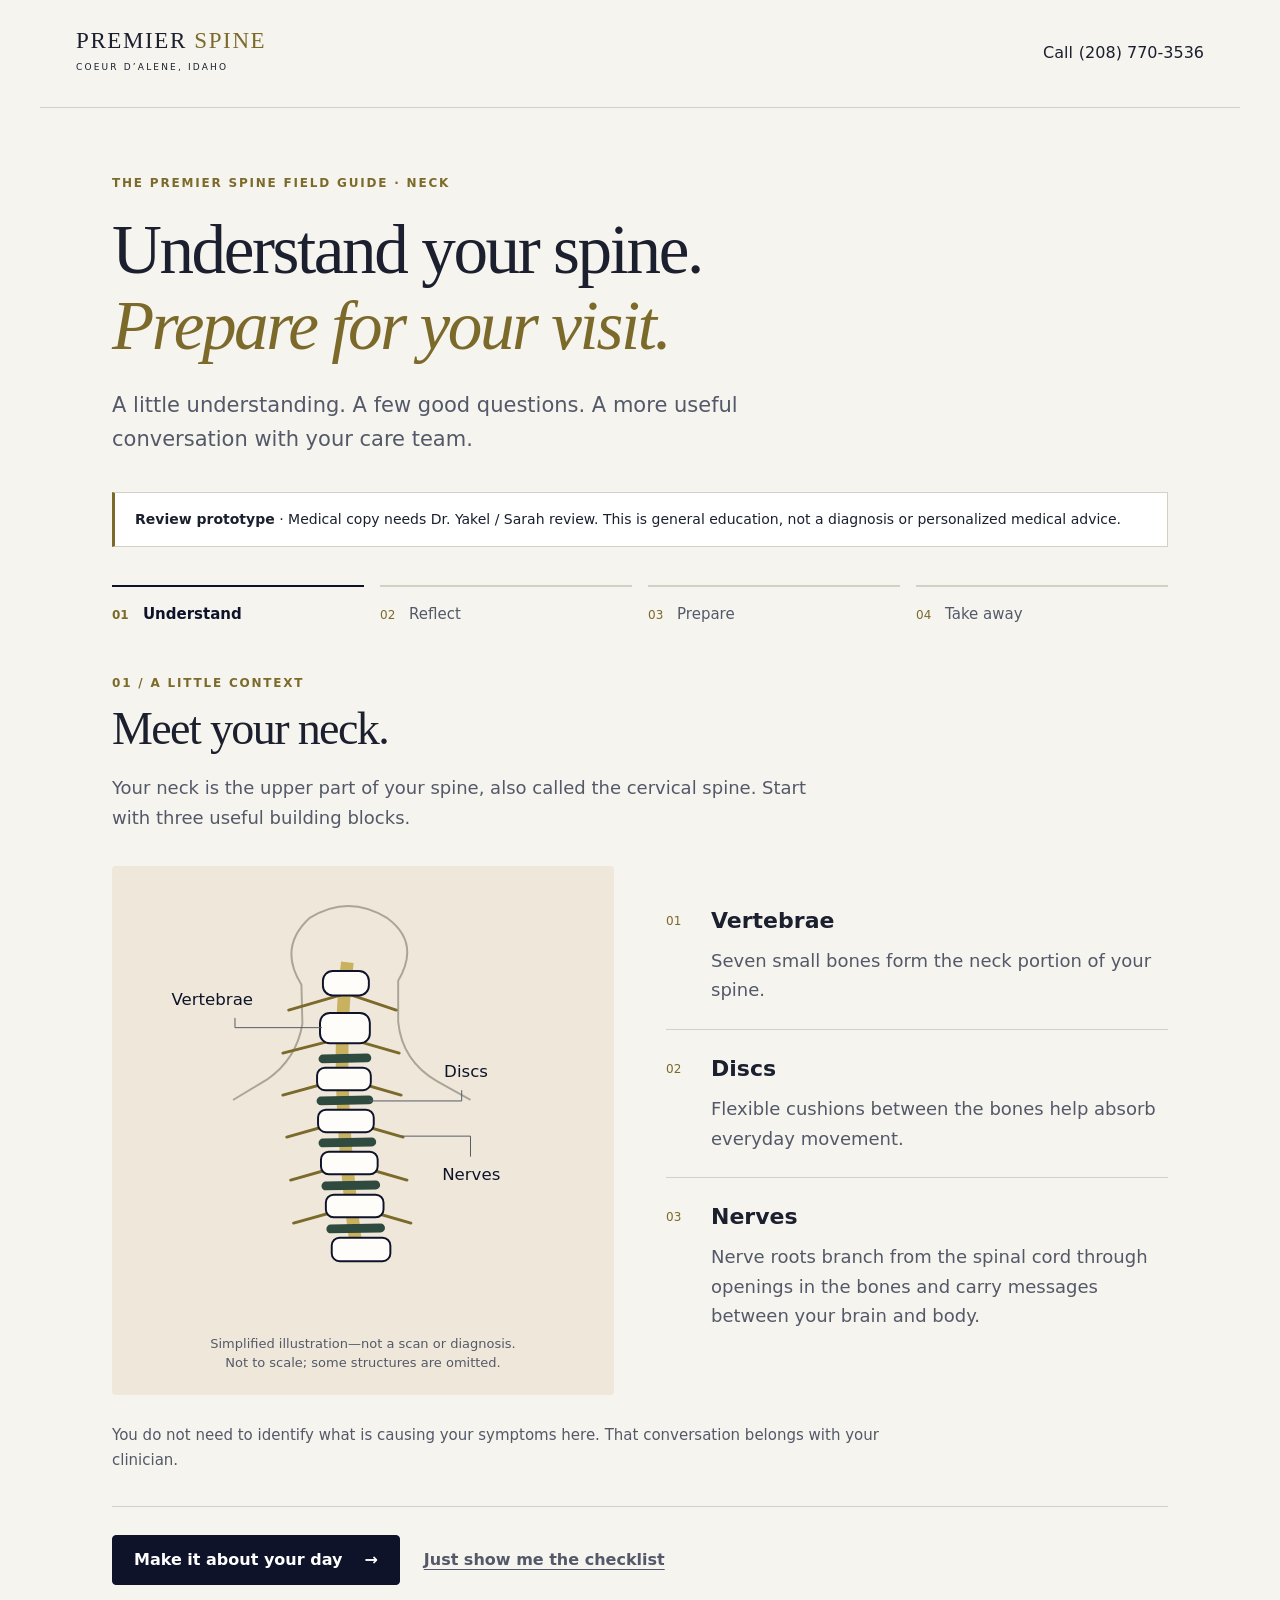
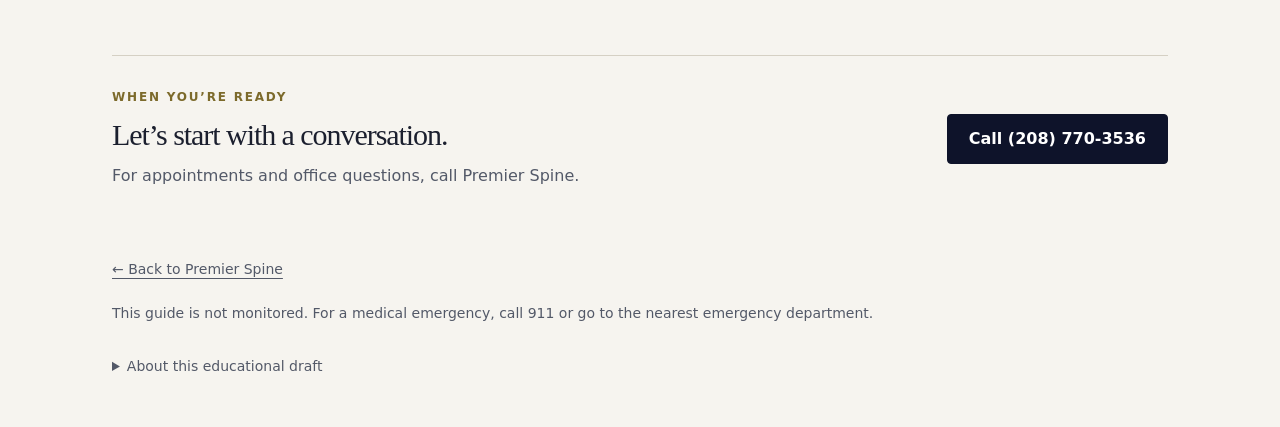
<file: neck-guide/index.html>
<!doctype html>
<html lang="en">
<head>
<meta charset="utf-8"><meta name="viewport" content="width=device-width, initial-scale=1">
<meta name="robots" content="noindex"><meta name="description" content="A draft Premier Spine neck education and visit-preparation guide.">
<title>Understand your spine · Premier Spine review prototype</title>
<link rel="stylesheet" href="guide.css">
</head>
<body>
<a class="skip-link" href="#guide">Skip to guide</a>
<header class="site-header"><a class="wordmark" href="../" aria-label="Premier Spine home">PREMIER <span>SPINE</span><small>COEUR D’ALENE, IDAHO</small></a><a class="call" href="tel:2087703536">Call <span>(208) 770-3536</span></a></header>
<main id="guide">
<div class="intro"><p class="eyebrow">THE PREMIER SPINE FIELD GUIDE · NECK</p><h1>Understand your spine.<br><em>Prepare for your visit.</em></h1><p class="lede">A little understanding. A few good questions. A more useful conversation with your care team.</p></div>
<aside class="review-note"><strong>Review prototype</strong> · Medical copy needs Dr. Yakel / Sarah review. This is general education, not a diagnosis or personalized medical advice.</aside>
<noscript><p class="review-note">JavaScript is needed for the optional step-by-step guide. You can still read the introduction and contact Premier Spine at <a href="tel:2087703536">(208) 770-3536</a>.</p></noscript>
<div id="interactive" hidden>
<nav class="progress" aria-label="Guide progress"><ol><li aria-current="step"><span>01</span> Understand</li><li><span>02</span> Reflect</li><li><span>03</span> Prepare</li><li><span>04</span> Take away</li></ol><p id="step-status" role="status" aria-live="polite">Step 1 of 4 · Understand</p></nav>
<section class="step" data-step="0" aria-labelledby="title-0">
<div class="section-heading"><p class="eyebrow">01 / A LITTLE CONTEXT</p><h2 id="title-0" tabindex="-1">Meet your neck.</h2><p>Your neck is the upper part of your spine, also called the cervical spine. Start with three useful building blocks.</p></div>
<div class="anatomy-layout"><figure class="anatomy"><svg viewBox="0 0 440 460" role="img" aria-labelledby="diagram-title diagram-desc"><title id="diagram-title">Simplified neck anatomy</title><desc id="diagram-desc">A schematic view of seven neck vertebrae. Discs are shown below the second vertebra, and nerve roots branch to either side. Shapes are not to scale.</desc><path class="body-outline" d="M165 35 Q205 10 245 35 Q279 60 256 99 L256 141 Q260 181 296 202 L330 221 M165 35 Q133 65 157 103 L158 143 Q152 179 122 200 L87 221"/><path class="cord" d="M204 80 Q190 195 212 363"/>
<g class="nerves"><path d="M203 112 l-59 17 M203 112 l51 17 M201 157 l-63 16 M201 157 l56 16 M200 199 l-62 17 M200 199 l59 17 M202 242 l-60 17 M202 242 l59 17 M206 286 l-60 17 M206 286 l59 17 M210 330 l-61 17 M210 330 l59 17"/></g>
<g class="discs"><path d="M179 179 l45 -1 M177 222 l49 -1 M179 265 l50 -1 M182 309 l51 -1 M187 353 l51 -1"/></g>
<g class="bones"><rect x="179" y="89" width="47" height="25" rx="10"/><rect x="176" y="132" width="51" height="31" rx="10"/><rect x="173" y="188" width="55" height="23" rx="8"/><rect x="174" y="231" width="57" height="23" rx="8"/><rect x="177" y="274" width="58" height="23" rx="8"/><rect x="182" y="318" width="59" height="23" rx="8"/><rect x="188" y="362" width="60" height="24" rx="8"/></g>
<g class="labels"><path d="M178 147 H89 V137"/><text x="24" y="124">Vertebrae</text><path d="M226 222 H321 V211"/><text x="303" y="198">Discs</text><path d="M259 258 H330 V279"/><text x="301" y="303">Nerves</text></g></svg><figcaption>Simplified illustration—not a scan or diagnosis.<br>Not to scale; some structures are omitted.</figcaption></figure>
<div class="anatomy-copy"><article><span class="small-number">01</span><h3>Vertebrae</h3><p>Seven small bones form the neck portion of your spine.</p></article><article><span class="small-number">02</span><h3>Discs</h3><p>Flexible cushions between the bones help absorb everyday movement.</p></article><article><span class="small-number">03</span><h3>Nerves</h3><p>Nerve roots branch from the spinal cord through openings in the bones and carry messages between your brain and body.</p></article></div></div>
<p class="quiet">You do not need to identify what is causing your symptoms here. That conversation belongs with your clinician.</p>
<div class="actions"><button class="primary next" type="button">Make it about your day <span aria-hidden="true">→</span></button><button class="text-button" type="button" data-go="3">Just show me the checklist</button></div>
</section>
<section class="step" data-step="1" aria-labelledby="title-1" hidden><div class="section-heading"><p class="eyebrow">02 / WHAT MATTERS TO YOU</p><h2 id="title-1" tabindex="-1">Start with everyday life.</h2><p>What would you like to talk about getting back to, or doing more comfortably? Choose any that fit—or skip this step.</p></div><fieldset><legend>Your conversation goals <span>(optional)</span></legend><div class="choice-grid" id="goals"></div></fieldset><p class="quiet">These choices only shape your take-away checklist. They do not assess your symptoms or recommend care.</p><div class="actions"><button class="secondary back" type="button">Back</button><button class="primary next" type="button">Choose your questions <span aria-hidden="true">→</span></button><button class="text-button next" type="button">Skip for now</button></div></section>
<section class="step" data-step="2" aria-labelledby="title-2" hidden><div class="section-heading"><p class="eyebrow">03 / A BETTER CONVERSATION</p><h2 id="title-2" tabindex="-1">Bring your questions.</h2><p>You do not need all the answers before your visit. Pick questions you want to remember.</p></div><fieldset><legend>Questions for your clinician <span>(optional)</span></legend><div class="question-list" id="questions"></div></fieldset><aside class="prep"><p class="eyebrow">BEFORE YOU COME IN</p><h3>A few things to gather</h3><ul><li>A current list of medicines, including non-prescription medicines and supplements.</li><li>Notes on when symptoms started and how they affect your day.</li><li>Any questions you want to ask about prior imaging or records.</li></ul><p>Call the office to confirm what to bring and how to share records. Do not enter health information into this prototype.</p></aside><div class="actions"><button class="secondary back" type="button">Back</button><button class="primary next" type="button">See my checklist <span aria-hidden="true">→</span></button><button class="text-button next" type="button">Skip for now</button></div></section>
<section class="step" data-step="3" aria-labelledby="title-3" hidden><div class="section-heading"><p class="eyebrow">04 / YOUR TAKE-AWAY</p><h2 id="title-3" tabindex="-1">Make room for a good conversation.</h2><p>Keep this checklist nearby or print a copy to take with you.</p></div><article id="print-summary" class="summary"><div class="summary-top"><p class="eyebrow">PREMIER SPINE · VISIT PREPARATION</p><p class="privacy">Nothing has been sent to the practice.</p></div><h3>My conversation checklist</h3><h4>What matters in my day</h4><ul id="summary-goals"></ul><h4>Questions I want to ask</h4><ul id="summary-questions"></ul><h4>Before my visit</h4><ul><li>Gather my medication list, including non-prescription medicines and supplements.</li><li>Note when symptoms began and what daily activities are affected.</li><li>Call to confirm appointment details and which records to bring.</li></ul><p class="summary-contact">Premier Spine · (208) 770-3536<br>850 W Ironwood Dr, Suite 301<br>Coeur d’Alene, ID 83814</p><p class="print-disclaimer">Educational draft—medical copy needs Dr. Yakel / Sarah review. Not a diagnosis or personalized medical advice. This is a personal preparation sheet, not a medical assessment. This checklist has not been sent to the practice.</p></article><div class="actions"><button class="secondary back" type="button">Back</button><button id="print" class="primary" type="button">Print my checklist</button><button id="restart" class="text-button" type="button">Clear choices &amp; start again</button></div><p class="quiet">The guide does not save your choices or send them to the practice. Use Clear choices to reset. Printing opens your device’s print dialog; choose a printer or save a PDF if supported.</p></section>
</div>
<div class="contact-band"><div><p class="eyebrow">WHEN YOU’RE READY</p><h2>Let’s start with a conversation.</h2><p>For appointments and office questions, call Premier Spine.</p></div><a class="primary" href="tel:2087703536">Call (208) 770-3536</a></div>
</main>
<footer><a href="../">← Back to Premier Spine</a><p>This guide is not monitored. For a medical emergency, call 911 or go to the nearest emergency department.</p><details><summary>About this educational draft</summary><p>Prepared as a design prototype. Clinical content and visit-preparation details require practice review before use as patient guidance. Anatomy references: <a href="https://www.orthoinfo.org/diseases--conditions/neck-pain/" rel="noreferrer">AAOS: Neck Pain</a> and <a href="https://www.orthoinfo.org/diseases--conditions/cervical-radiculopathy-pinched-nerve/" rel="noreferrer">AAOS: Cervical Radiculopathy</a>. No symptom information is collected or submitted by this guide.</p></details></footer>
<script src="guide.js"></script>
</body></html>
</file>
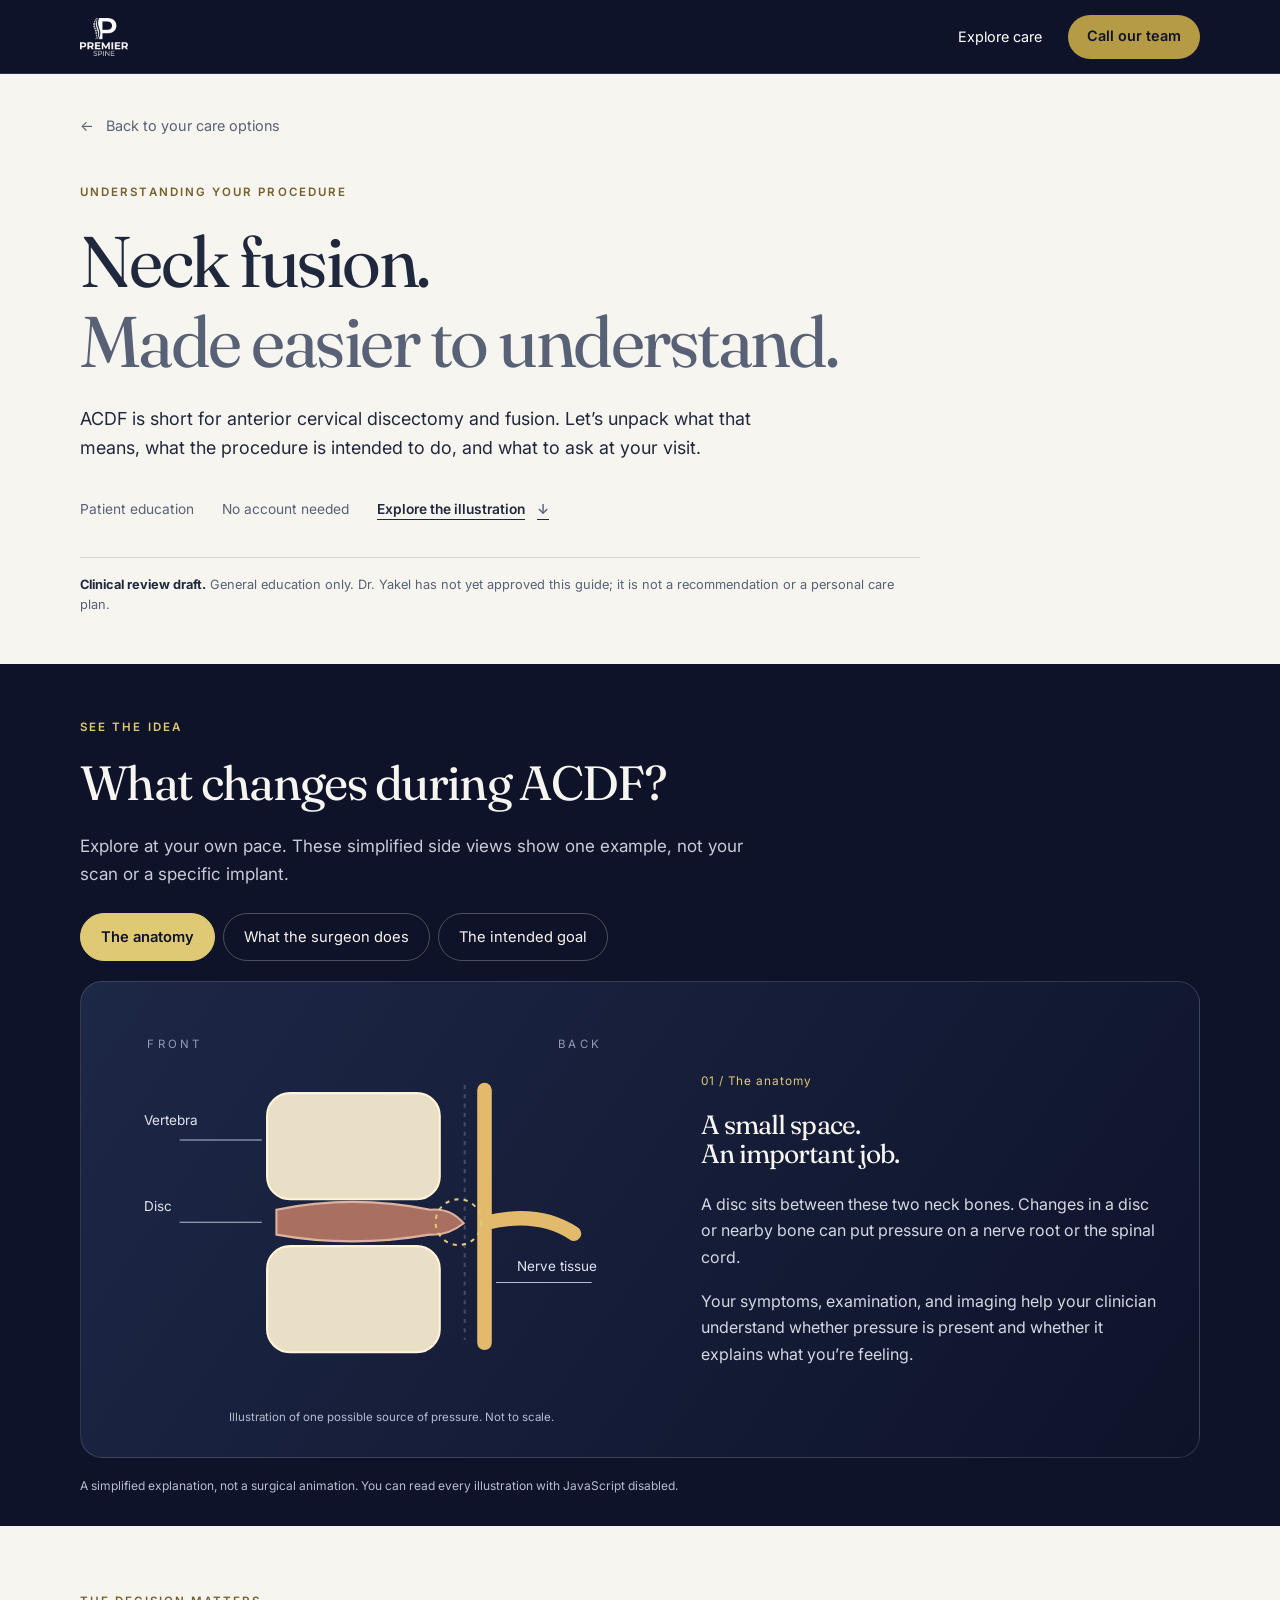
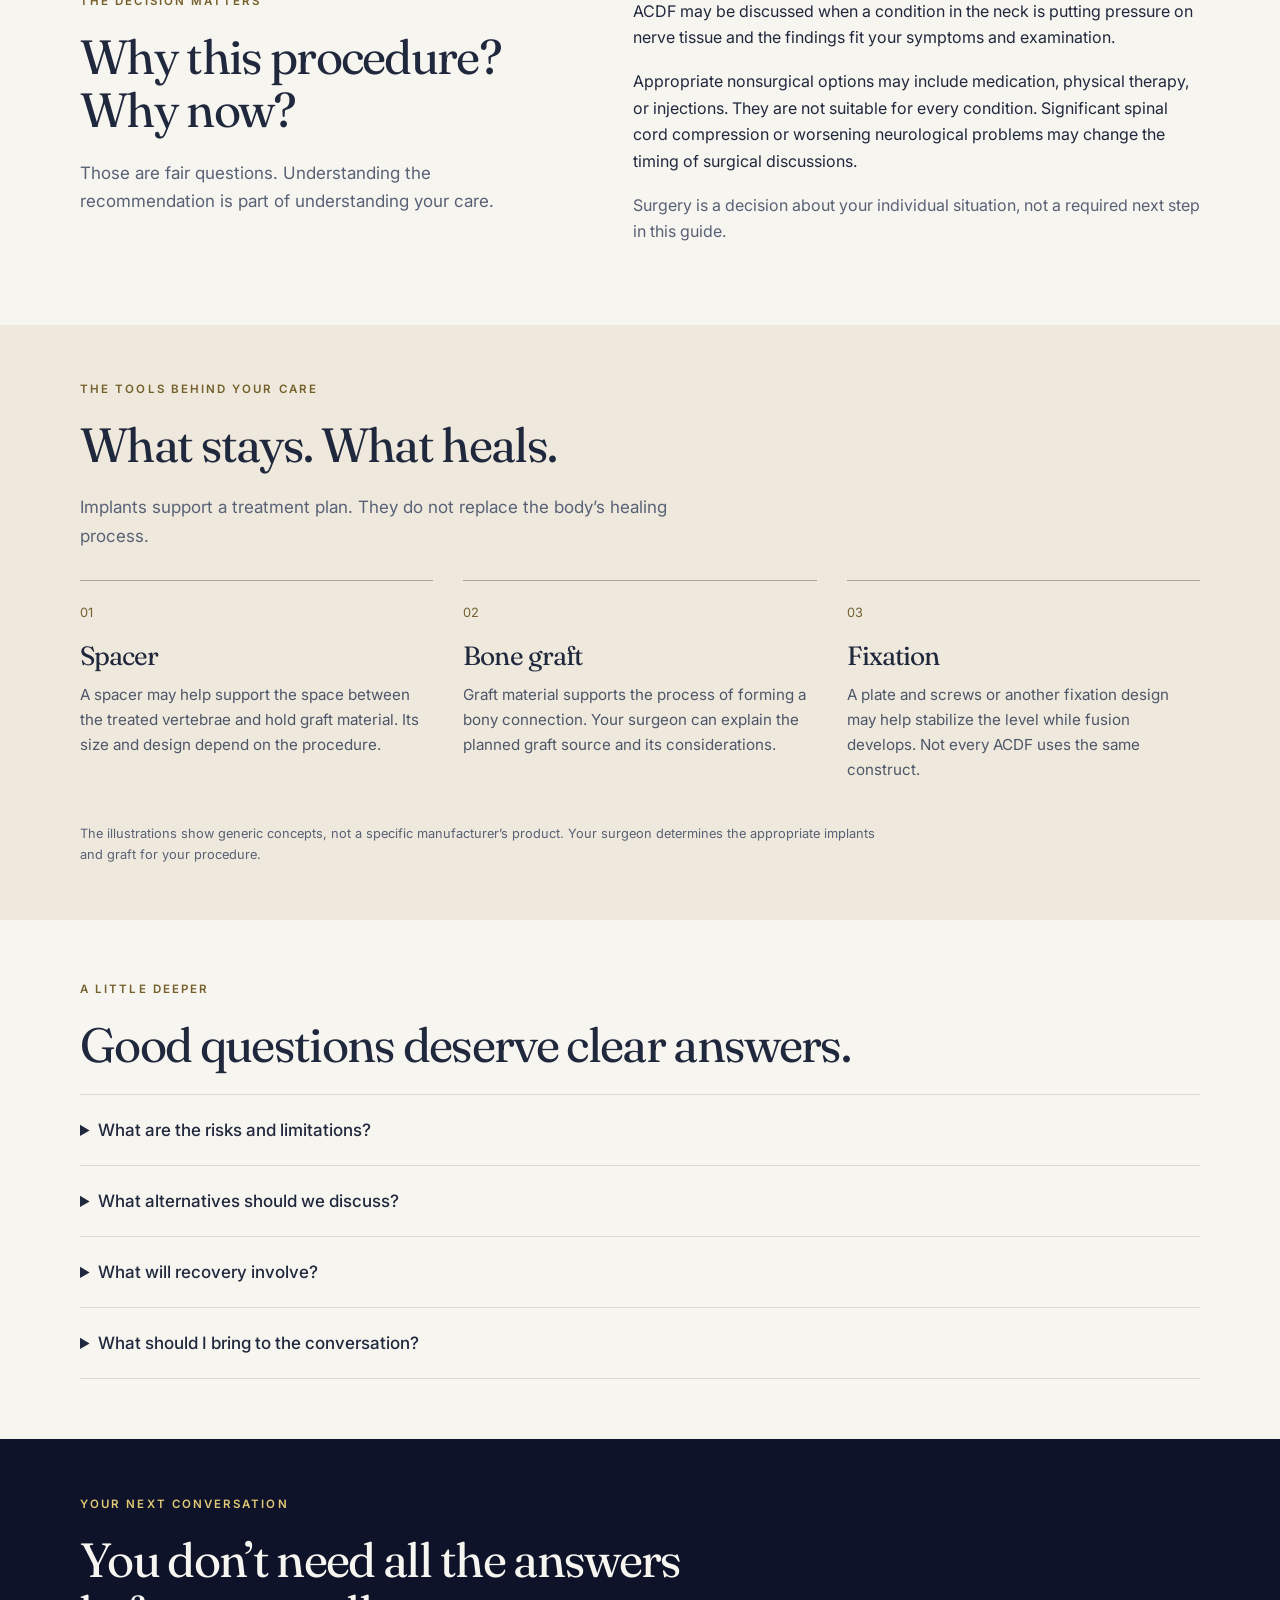
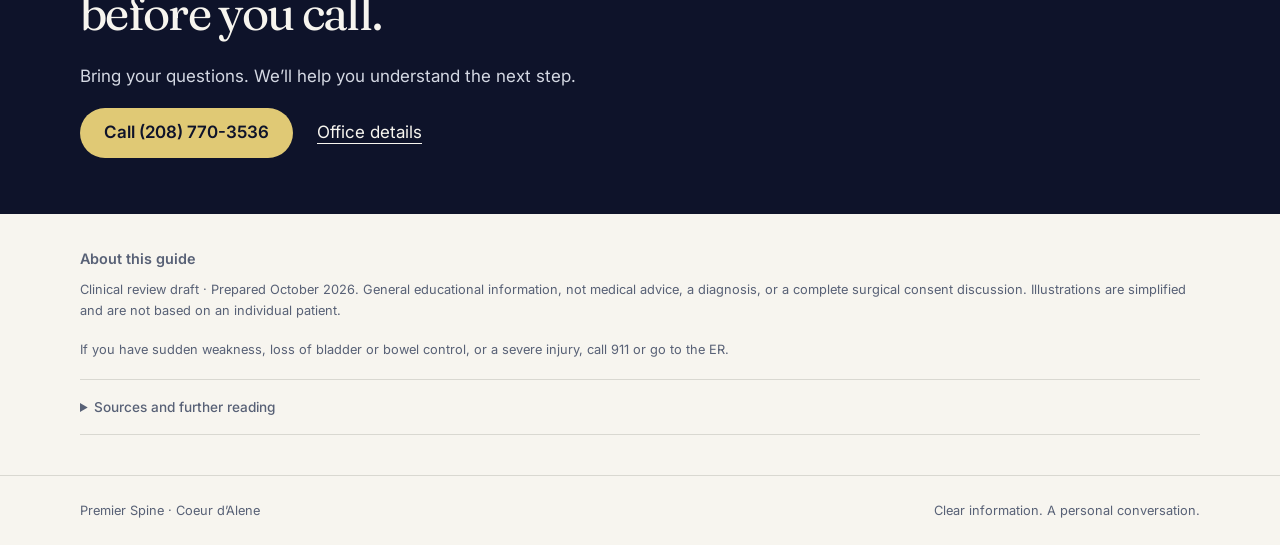
<file: procedures/acdf/index.html>
<!doctype html>
<html lang="en">
<head>
<meta charset="utf-8"><meta name="viewport" content="width=device-width, initial-scale=1">
<meta name="robots" content="noindex,nofollow"><meta name="theme-color" content="#0E132A">
<title>Understanding ACDF | Premier Spine</title>
<meta name="description" content="A clear, visual introduction to anterior cervical discectomy and fusion, with questions to discuss with your care team. Clinical review draft.">
<link rel="icon" href="../../assets/favicon-192.png"><link rel="preconnect" href="https://fonts.googleapis.com"><link rel="preconnect" href="https://fonts.gstatic.com" crossorigin>
<link href="https://fonts.googleapis.com/css2?family=Fraunces:opsz,wght@9..144,400;9..144,500&family=Inter:wght@400;500;600&display=swap" rel="stylesheet">
<link rel="stylesheet" href="guide.css"><script src="guide.js" defer></script>
</head>
<body>
<a class="skip" href="#main">Skip to content</a>
<header class="site-header"><a class="brand" href="../../" aria-label="Premier Spine home"><img src="../../assets/logo-white.png" alt="Premier Spine" width="52" height="52"></a><nav aria-label="Main navigation"><a href="../../#care">Explore care</a><a class="button small" href="tel:2087703536">Call our team</a></nav></header>
<main id="main">
<section class="guide-hero wrap">
  <a class="back" href="../../#care"><span aria-hidden="true">←</span> Back to your care options</a>
  <p class="eyebrow">Understanding your procedure</p>
  <h1>Neck fusion.<br><em>Made easier to understand.</em></h1>
  <p class="lede">ACDF is short for anterior cervical discectomy and fusion. Let’s unpack what that means, what the procedure is intended to do, and what to ask at your visit.</p>
  <div class="hero-meta"><span>Patient education</span><span>No account needed</span><a href="#visual">Explore the illustration <span aria-hidden="true">↓</span></a></div>
  <p class="review-note"><strong>Clinical review draft.</strong> General education only. Dr. Yakel has not yet approved this guide; it is not a recommendation or a personal care plan.</p>
</section>
<section class="visual-section" id="visual" aria-labelledby="visual-heading"><div class="wrap">
  <div class="section-heading"><p class="eyebrow">See the idea</p><h2 id="visual-heading">What changes during ACDF?</h2><p>Explore at your own pace. These simplified side views show one example, not your scan or a specific implant.</p></div>
  <div class="visual-controls" hidden role="group" aria-label="Choose an illustration"><button type="button" aria-pressed="true" aria-controls="view-anatomy" data-view="anatomy">The anatomy</button><button type="button" aria-pressed="false" aria-controls="view-procedure" data-view="procedure">What the surgeon does</button><button type="button" aria-pressed="false" aria-controls="view-goal" data-view="goal">The intended goal</button></div>
  <div class="visual-stage">
    <article class="visual-panel" id="view-anatomy" aria-labelledby="title-anatomy">
      <div class="drawing"><svg viewBox="0 0 540 380" role="img" aria-labelledby="svg-title-anatomy svg-desc-anatomy"><title id="svg-title-anatomy">Simplified side view of two neck vertebrae and a disc</title><desc id="svg-desc-anatomy">A disc sits between two vertebral bodies. In this example, disc material extends toward nearby nerve tissue. This is not a diagnostic image.</desc><defs><linearGradient id="bone-a" x2="0" y2="1"><stop stop-color="#fff9e9"/><stop offset="1" stop-color="#d6c8a4"/></linearGradient></defs><text x="35" y="35" class="orientation">FRONT</text><text x="430" y="35" class="orientation">BACK</text><path class="axis" d="M340 70V315"/><path class="nerve" d="M359 75V318M359 203Q410 190 445 213"/><rect class="bone" x="150" y="78" width="166" height="102" rx="22" fill="url(#bone-a)"/><rect class="bone" x="150" y="225" width="166" height="102" rx="22" fill="url(#bone-a)"/><path class="disc" d="M159 190Q232 175 307 190Q326 188 339 203Q324 215 306 214Q231 227 159 214Z"/><path class="leader" d="M145 123H66M145 202H66M370 260H462"/><text x="32" y="109" class="diagram-label">Vertebra</text><text x="32" y="191" class="diagram-label">Disc</text><text x="390" y="249" class="diagram-label">Nerve tissue</text><circle cx="334" cy="202" r="22" class="highlight"/></svg><p class="diagram-note">Illustration of one possible source of pressure. Not to scale.</p></div>
      <div class="visual-copy"><span class="step-label">01 / The anatomy</span><h3 id="title-anatomy">A small space.<br>An important job.</h3><p>A disc sits between these two neck bones. Changes in a disc or nearby bone can put pressure on a nerve root or the spinal cord.</p><p>Your symptoms, examination, and imaging help your clinician understand whether pressure is present and whether it explains what you’re feeling.</p></div>
    </article>
    <article class="visual-panel" id="view-procedure" aria-labelledby="title-procedure">
      <div class="drawing"><svg viewBox="0 0 540 380" role="img" aria-labelledby="svg-title-procedure svg-desc-procedure"><title id="svg-title-procedure">Simplified ACDF concept with a spacer between two neck vertebrae</title><desc id="svg-desc-procedure">From the front of the neck, the surgeon removes the affected disc and material causing pressure. A graft or spacer is placed in the disc space. The illustration shows a generic spacer, not a product.</desc><text x="35" y="35" class="orientation">FRONT</text><text x="430" y="35" class="orientation">BACK</text><path class="axis" d="M340 70V315"/><path class="nerve" d="M359 75V318M359 203Q410 190 445 213"/><rect class="bone" x="150" y="78" width="166" height="102" rx="22"/><rect class="bone" x="150" y="225" width="166" height="102" rx="22"/><rect class="spacer" x="168" y="187" width="130" height="31" rx="6"/><path class="spacer-lines" d="M183 190L201 215M207 190L225 215M231 190L249 215M255 190L273 215M279 190L289 204"/><path class="approach" d="M54 202H133M118 190L133 202L118 214"/><path class="leader" d="M231 226V356H315"/><text x="322" y="361" class="diagram-label">Graft / spacer</text><text x="34" y="175" class="diagram-label">Front approach</text></svg><p class="diagram-note">Simplified concept. Technique and implants vary.</p></div>
      <div class="visual-copy"><span class="step-label">02 / The procedure</span><h3 id="title-procedure">Remove pressure.<br>Support the space.</h3><p>Through an approach from the front of the neck, the surgeon removes the affected disc and material causing pressure. This is the <strong>discectomy</strong> part.</p><p>Bone graft, often held in a spacer, is placed in the space. A plate and screws or another fixation design may be used to support the treated level while it heals.</p></div>
    </article>
    <article class="visual-panel" id="view-goal" aria-labelledby="title-goal">
      <div class="drawing"><svg viewBox="0 0 540 380" role="img" aria-labelledby="svg-title-goal svg-desc-goal"><title id="svg-title-goal">Conceptual fusion over time at one treated neck level</title><desc id="svg-desc-goal">New bone is intended to grow between the treated vertebrae over time. A generic front plate and screws are shown as one possible support design. Fusion is not immediate or guaranteed.</desc><text x="35" y="35" class="orientation">FRONT</text><text x="430" y="35" class="orientation">BACK</text><path class="axis" d="M340 70V315"/><path class="nerve" d="M359 75V318M359 203Q410 190 445 213"/><rect class="bone" x="150" y="78" width="166" height="102" rx="22"/><rect class="bone" x="150" y="225" width="166" height="102" rx="22"/><path class="fusion" d="M169 171Q182 191 173 224L294 224Q282 201 296 171Z"/><rect class="spacer outline" x="168" y="187" width="130" height="31" rx="6"/><rect class="plate" x="130" y="118" width="14" height="165" rx="7"/><path class="screw" d="M135 136L219 118M135 262L219 281"/><path class="leader" d="M294 201H462"/><text x="370" y="184" class="diagram-label">Bone healing</text><path class="leader" d="M130 242H45"/><text x="32" y="233" class="diagram-label">Support</text></svg><p class="diagram-note">Intended healing over time, not an immediate or guaranteed result.</p></div>
      <div class="visual-copy"><span class="step-label">03 / The intended goal</span><h3 id="title-goal">Room for the nerves.<br>Stability as bone heals.</h3><p>The aims are to relieve pressure on nerve tissue and allow the treated vertebrae to join through bone healing. This is the <strong>fusion</strong> part.</p><p>The fused level no longer moves as it did before. Healing takes time; symptom improvement and successful fusion are not guaranteed. Your surgeon will explain what is realistic in your case.</p></div>
    </article>
  </div>
  <p class="visual-foot">A simplified explanation, not a surgical animation. You can read every illustration with JavaScript disabled.</p>
</div></section>
<section class="wrap decisions" aria-labelledby="decision-heading"><div><p class="eyebrow">The decision matters</p><h2 id="decision-heading">Why this procedure?<br>Why now?</h2><p>Those are fair questions. Understanding the recommendation is part of understanding your care.</p></div><div class="decision-copy"><p>ACDF may be discussed when a condition in the neck is putting pressure on nerve tissue and the findings fit your symptoms and examination.</p><p>Appropriate nonsurgical options may include medication, physical therapy, or injections. They are not suitable for every condition. Significant spinal cord compression or worsening neurological problems may change the timing of surgical discussions.</p><p>Surgery is a decision about your individual situation, not a required next step in this guide.</p></div></section>
<section class="tools-section"><div class="wrap"><p class="eyebrow">The tools behind your care</p><h2>What stays. What heals.</h2><p class="section-lede">Implants support a treatment plan. They do not replace the body’s healing process.</p><div class="tool-grid"><article><span class="tool-mark" aria-hidden="true">01</span><h3>Spacer</h3><p>A spacer may help support the space between the treated vertebrae and hold graft material. Its size and design depend on the procedure.</p></article><article><span class="tool-mark" aria-hidden="true">02</span><h3>Bone graft</h3><p>Graft material supports the process of forming a bony connection. Your surgeon can explain the planned graft source and its considerations.</p></article><article><span class="tool-mark" aria-hidden="true">03</span><h3>Fixation</h3><p>A plate and screws or another fixation design may help stabilize the level while fusion develops. Not every ACDF uses the same construct.</p></article></div><p class="quiet">The illustrations show generic concepts, not a specific manufacturer’s product. Your surgeon determines the appropriate implants and graft for your procedure.</p></div></section>
<section class="wrap details-section" aria-labelledby="details-heading"><p class="eyebrow">A little deeper</p><h2 id="details-heading">Good questions deserve clear answers.</h2>
<details><summary>What are the risks and limitations?</summary><div><p>All surgery has risks. ACDF risks can include swallowing difficulty or voice changes, infection, bleeding, nerve or spinal cord injury, failure of the bones to fuse, implant problems, and persistent or recurrent symptoms. Further surgery may be needed.</p><p>This is not a complete list. Ask about the risks most relevant to you, what may affect healing, and how your care team manages them.</p></div></details>
<details><summary>What alternatives should we discuss?</summary><div><p>Depending on your condition, alternatives may include nonsurgical care or a different operation. For selected patients, cervical disc replacement or a posterior procedure may be considered. They are not interchangeable with ACDF or suitable for everyone.</p><p>Ask: “Why does this option fit my findings and goals better than the alternatives?”</p></div></details>
<details><summary>What will recovery involve?</summary><div><p>Recovery depends on your condition, the number of levels treated, your health, and your surgeon’s plan. Discharge timing, collar use, activity limits, and follow-up are individualized.</p><p>Ask when you can drive, return to work, lift, and resume exercise, and what help you should arrange at home. Use the instructions given by your own care team rather than a general online timeline.</p></div></details>
<details><summary>What should I bring to the conversation?</summary><div><ul><li>Your questions and the activities you want to get back to.</li><li>Information about treatments you have tried and how they helped.</li><li>Available imaging and a current medication list.</li></ul><p>Ask what the procedure is expected to improve, what it may not change, and what happens if you choose to wait.</p></div></details>
</section>
<section class="conversation"><div class="wrap"><p class="eyebrow">Your next conversation</p><h2>You don’t need all the answers<br>before you call.</h2><p>Bring your questions. We’ll help you understand the next step.</p><a class="button" href="tel:2087703536">Call (208) 770-3536</a><a class="text-link" href="../../#contact">Office details</a></div></section>
<section class="wrap sources"><h2>About this guide</h2><p>Clinical review draft · Prepared October 2026. General educational information, not medical advice, a diagnosis, or a complete surgical consent discussion. Illustrations are simplified and are not based on an individual patient.</p><p>If you have sudden weakness, loss of bladder or bowel control, or a severe injury, call 911 or go to the ER.</p><details><summary>Sources and further reading</summary><ul><li><a href="https://www.orthoinfo.org/treatment/cervical-radiculopathy-surgical-treatment-options/">AAOS: Cervical radiculopathy surgical treatment options</a></li><li><a href="https://www.aans.org/patients/conditions-treatments/cervical-spine/">AANS: Cervical spine</a></li><li><a href="https://www.uclh.nhs.uk/patients-and-visitors/patient-information-pages/single-level-anterior-cervical-discectomy">UCLH: Single-level anterior cervical discectomy</a></li></ul></details></section>
</main><footer><div class="wrap"><a href="../../">Premier Spine · Coeur d’Alene</a><span>Clear information. A personal conversation.</span></div></footer>
</body></html>
</file>
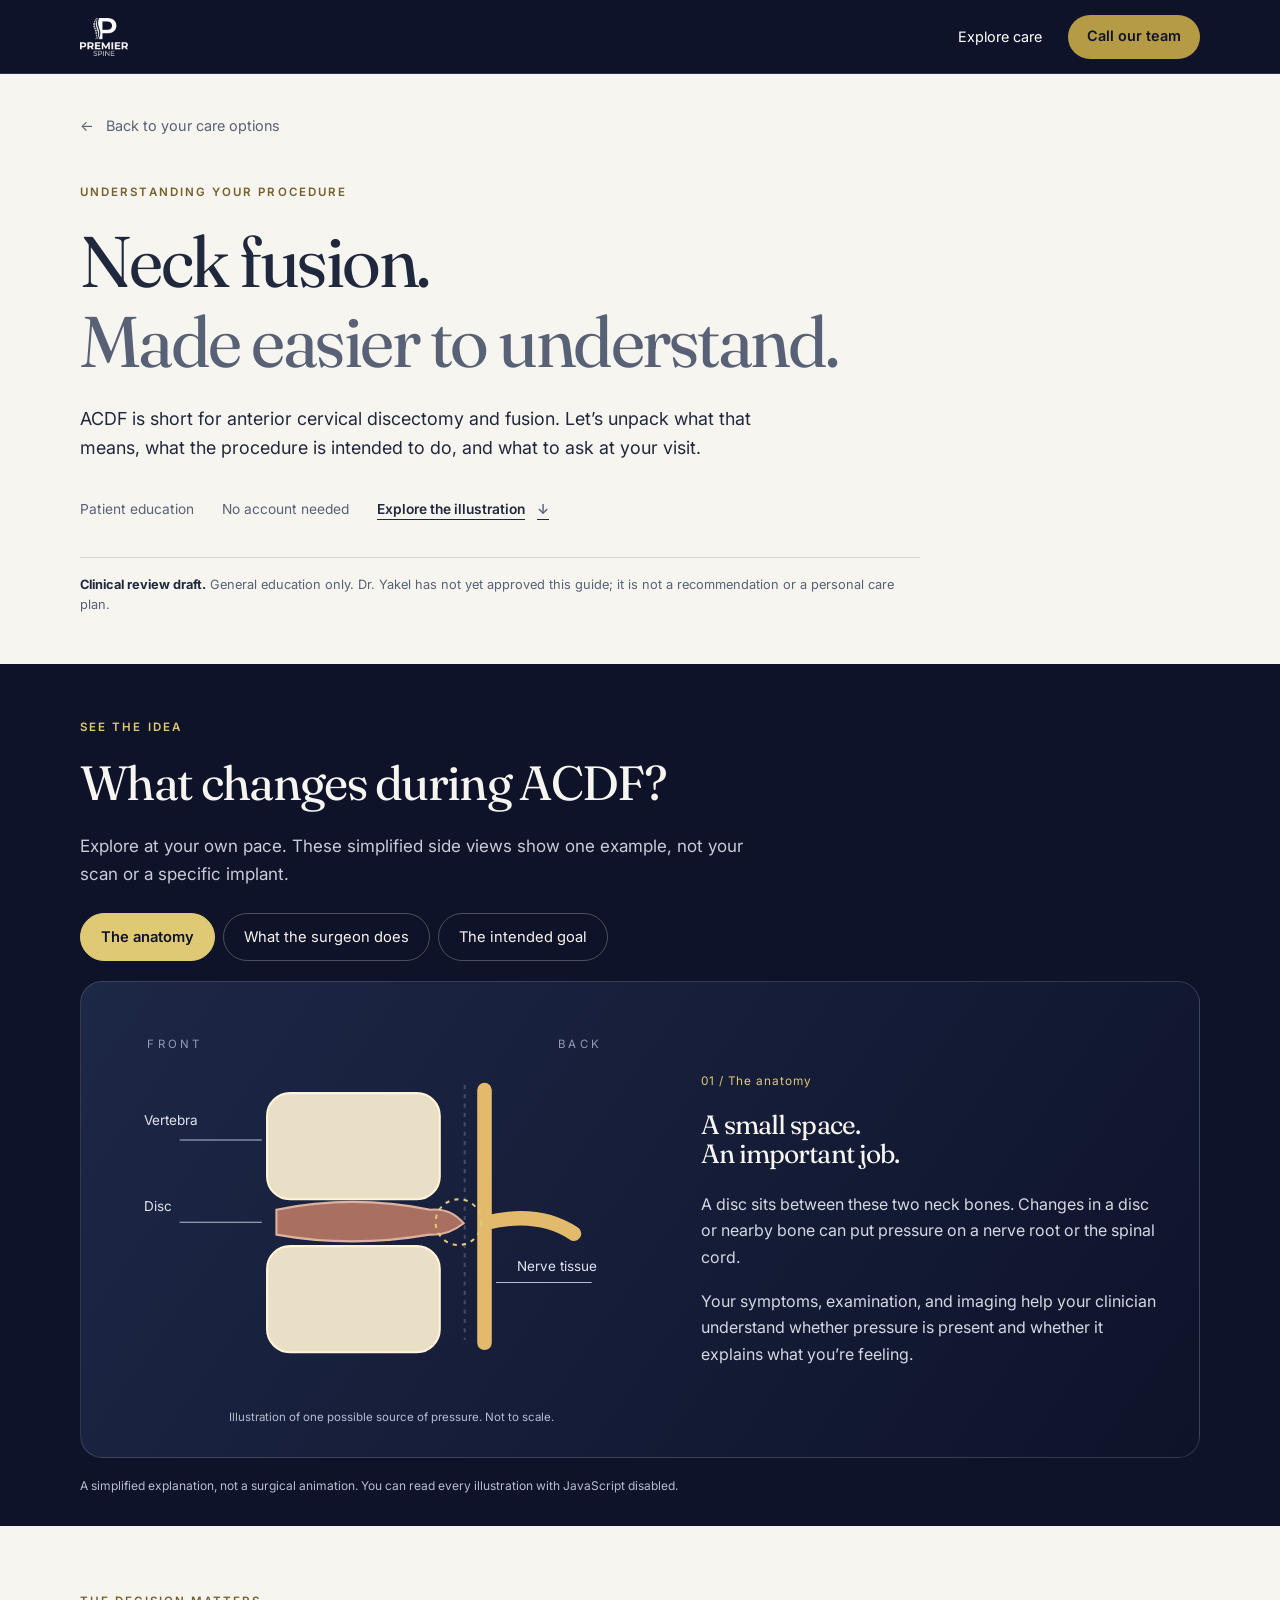
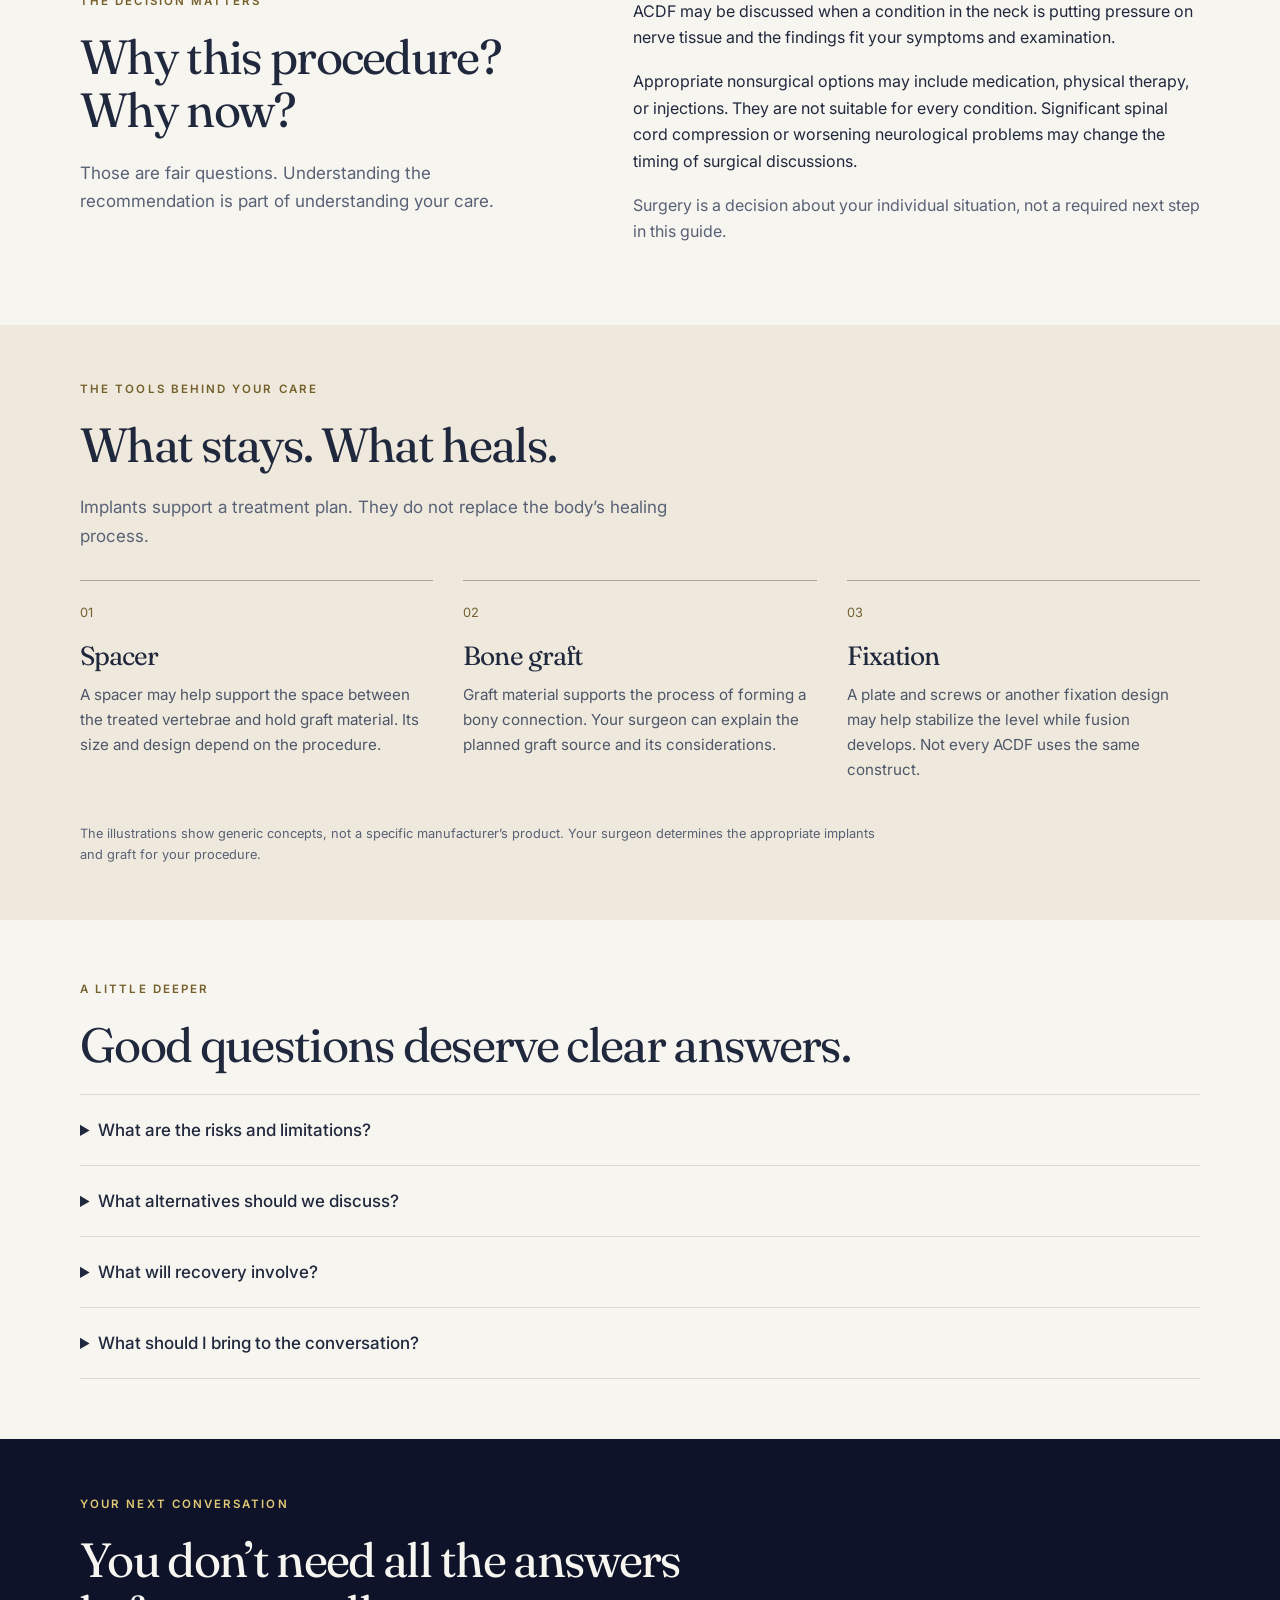
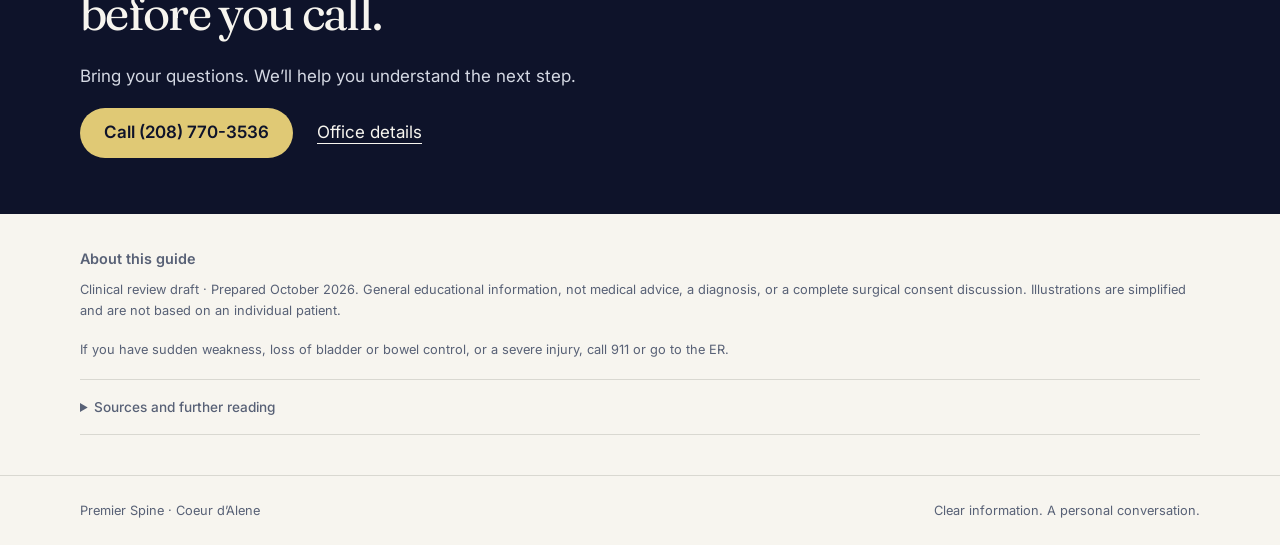
<file: preview-acdf/procedures/acdf/index.html>
<!doctype html>
<html lang="en">
<head>
<meta charset="utf-8"><meta name="viewport" content="width=device-width, initial-scale=1">
<meta name="robots" content="noindex,nofollow"><meta name="theme-color" content="#0E132A">
<title>Understanding ACDF | Premier Spine</title>
<meta name="description" content="A clear, visual introduction to anterior cervical discectomy and fusion, with questions to discuss with your care team. Clinical review draft.">
<link rel="icon" href="../../../assets/favicon-192.png"><link rel="preconnect" href="https://fonts.googleapis.com"><link rel="preconnect" href="https://fonts.gstatic.com" crossorigin>
<link href="https://fonts.googleapis.com/css2?family=Fraunces:opsz,wght@9..144,400;9..144,500&family=Inter:wght@400;500;600&display=swap" rel="stylesheet">
<link rel="stylesheet" href="guide.css"><script src="guide.js" defer></script>
</head>
<body>
<a class="skip" href="#main">Skip to content</a>
<header class="site-header"><a class="brand" href="../../" aria-label="Premier Spine home"><img src="../../../assets/logo-white.png" alt="Premier Spine" width="52" height="52"></a><nav aria-label="Main navigation"><a href="../../#care">Explore care</a><a class="button small" href="tel:2087703536">Call our team</a></nav></header>
<main id="main">
<section class="guide-hero wrap">
  <a class="back" href="../../#care"><span aria-hidden="true">←</span> Back to your care options</a>
  <p class="eyebrow">Understanding your procedure</p>
  <h1>Neck fusion.<br><em>Made easier to understand.</em></h1>
  <p class="lede">ACDF is short for anterior cervical discectomy and fusion. Let’s unpack what that means, what the procedure is intended to do, and what to ask at your visit.</p>
  <div class="hero-meta"><span>Patient education</span><span>No account needed</span><a href="#visual">Explore the illustration <span aria-hidden="true">↓</span></a></div>
  <p class="review-note"><strong>Clinical review draft.</strong> General education only. Dr. Yakel has not yet approved this guide; it is not a recommendation or a personal care plan.</p>
</section>
<section class="visual-section" id="visual" aria-labelledby="visual-heading"><div class="wrap">
  <div class="section-heading"><p class="eyebrow">See the idea</p><h2 id="visual-heading">What changes during ACDF?</h2><p>Explore at your own pace. These simplified side views show one example, not your scan or a specific implant.</p></div>
  <div class="visual-controls" hidden role="group" aria-label="Choose an illustration"><button type="button" aria-pressed="true" aria-controls="view-anatomy" data-view="anatomy">The anatomy</button><button type="button" aria-pressed="false" aria-controls="view-procedure" data-view="procedure">What the surgeon does</button><button type="button" aria-pressed="false" aria-controls="view-goal" data-view="goal">The intended goal</button></div>
  <div class="visual-stage">
    <article class="visual-panel" id="view-anatomy" aria-labelledby="title-anatomy">
      <div class="drawing"><svg viewBox="0 0 540 380" role="img" aria-labelledby="svg-title-anatomy svg-desc-anatomy"><title id="svg-title-anatomy">Simplified side view of two neck vertebrae and a disc</title><desc id="svg-desc-anatomy">A disc sits between two vertebral bodies. In this example, disc material extends toward nearby nerve tissue. This is not a diagnostic image.</desc><defs><linearGradient id="bone-a" x2="0" y2="1"><stop stop-color="#fff9e9"/><stop offset="1" stop-color="#d6c8a4"/></linearGradient></defs><text x="35" y="35" class="orientation">FRONT</text><text x="430" y="35" class="orientation">BACK</text><path class="axis" d="M340 70V315"/><path class="nerve" d="M359 75V318M359 203Q410 190 445 213"/><rect class="bone" x="150" y="78" width="166" height="102" rx="22" fill="url(#bone-a)"/><rect class="bone" x="150" y="225" width="166" height="102" rx="22" fill="url(#bone-a)"/><path class="disc" d="M159 190Q232 175 307 190Q326 188 339 203Q324 215 306 214Q231 227 159 214Z"/><path class="leader" d="M145 123H66M145 202H66M370 260H462"/><text x="32" y="109" class="diagram-label">Vertebra</text><text x="32" y="191" class="diagram-label">Disc</text><text x="390" y="249" class="diagram-label">Nerve tissue</text><circle cx="334" cy="202" r="22" class="highlight"/></svg><p class="diagram-note">Illustration of one possible source of pressure. Not to scale.</p></div>
      <div class="visual-copy"><span class="step-label">01 / The anatomy</span><h3 id="title-anatomy">A small space.<br>An important job.</h3><p>A disc sits between these two neck bones. Changes in a disc or nearby bone can put pressure on a nerve root or the spinal cord.</p><p>Your symptoms, examination, and imaging help your clinician understand whether pressure is present and whether it explains what you’re feeling.</p></div>
    </article>
    <article class="visual-panel" id="view-procedure" aria-labelledby="title-procedure">
      <div class="drawing"><svg viewBox="0 0 540 380" role="img" aria-labelledby="svg-title-procedure svg-desc-procedure"><title id="svg-title-procedure">Simplified ACDF concept with a spacer between two neck vertebrae</title><desc id="svg-desc-procedure">From the front of the neck, the surgeon removes the affected disc and material causing pressure. A graft or spacer is placed in the disc space. The illustration shows a generic spacer, not a product.</desc><text x="35" y="35" class="orientation">FRONT</text><text x="430" y="35" class="orientation">BACK</text><path class="axis" d="M340 70V315"/><path class="nerve" d="M359 75V318M359 203Q410 190 445 213"/><rect class="bone" x="150" y="78" width="166" height="102" rx="22"/><rect class="bone" x="150" y="225" width="166" height="102" rx="22"/><rect class="spacer" x="168" y="187" width="130" height="31" rx="6"/><path class="spacer-lines" d="M183 190L201 215M207 190L225 215M231 190L249 215M255 190L273 215M279 190L289 204"/><path class="approach" d="M54 202H133M118 190L133 202L118 214"/><path class="leader" d="M231 226V356H315"/><text x="322" y="361" class="diagram-label">Graft / spacer</text><text x="34" y="175" class="diagram-label">Front approach</text></svg><p class="diagram-note">Simplified concept. Technique and implants vary.</p></div>
      <div class="visual-copy"><span class="step-label">02 / The procedure</span><h3 id="title-procedure">Remove pressure.<br>Support the space.</h3><p>Through an approach from the front of the neck, the surgeon removes the affected disc and material causing pressure. This is the <strong>discectomy</strong> part.</p><p>Bone graft, often held in a spacer, is placed in the space. A plate and screws or another fixation design may be used to support the treated level while it heals.</p></div>
    </article>
    <article class="visual-panel" id="view-goal" aria-labelledby="title-goal">
      <div class="drawing"><svg viewBox="0 0 540 380" role="img" aria-labelledby="svg-title-goal svg-desc-goal"><title id="svg-title-goal">Conceptual fusion over time at one treated neck level</title><desc id="svg-desc-goal">New bone is intended to grow between the treated vertebrae over time. A generic front plate and screws are shown as one possible support design. Fusion is not immediate or guaranteed.</desc><text x="35" y="35" class="orientation">FRONT</text><text x="430" y="35" class="orientation">BACK</text><path class="axis" d="M340 70V315"/><path class="nerve" d="M359 75V318M359 203Q410 190 445 213"/><rect class="bone" x="150" y="78" width="166" height="102" rx="22"/><rect class="bone" x="150" y="225" width="166" height="102" rx="22"/><path class="fusion" d="M169 171Q182 191 173 224L294 224Q282 201 296 171Z"/><rect class="spacer outline" x="168" y="187" width="130" height="31" rx="6"/><rect class="plate" x="130" y="118" width="14" height="165" rx="7"/><path class="screw" d="M135 136L219 118M135 262L219 281"/><path class="leader" d="M294 201H462"/><text x="370" y="184" class="diagram-label">Bone healing</text><path class="leader" d="M130 242H45"/><text x="32" y="233" class="diagram-label">Support</text></svg><p class="diagram-note">Intended healing over time, not an immediate or guaranteed result.</p></div>
      <div class="visual-copy"><span class="step-label">03 / The intended goal</span><h3 id="title-goal">Room for the nerves.<br>Stability as bone heals.</h3><p>The aims are to relieve pressure on nerve tissue and allow the treated vertebrae to join through bone healing. This is the <strong>fusion</strong> part.</p><p>The fused level no longer moves as it did before. Healing takes time; symptom improvement and successful fusion are not guaranteed. Your surgeon will explain what is realistic in your case.</p></div>
    </article>
  </div>
  <p class="visual-foot">A simplified explanation, not a surgical animation. You can read every illustration with JavaScript disabled.</p>
</div></section>
<section class="wrap decisions" aria-labelledby="decision-heading"><div><p class="eyebrow">The decision matters</p><h2 id="decision-heading">Why this procedure?<br>Why now?</h2><p>Those are fair questions. Understanding the recommendation is part of understanding your care.</p></div><div class="decision-copy"><p>ACDF may be discussed when a condition in the neck is putting pressure on nerve tissue and the findings fit your symptoms and examination.</p><p>Appropriate nonsurgical options may include medication, physical therapy, or injections. They are not suitable for every condition. Significant spinal cord compression or worsening neurological problems may change the timing of surgical discussions.</p><p>Surgery is a decision about your individual situation, not a required next step in this guide.</p></div></section>
<section class="tools-section"><div class="wrap"><p class="eyebrow">The tools behind your care</p><h2>What stays. What heals.</h2><p class="section-lede">Implants support a treatment plan. They do not replace the body’s healing process.</p><div class="tool-grid"><article><span class="tool-mark" aria-hidden="true">01</span><h3>Spacer</h3><p>A spacer may help support the space between the treated vertebrae and hold graft material. Its size and design depend on the procedure.</p></article><article><span class="tool-mark" aria-hidden="true">02</span><h3>Bone graft</h3><p>Graft material supports the process of forming a bony connection. Your surgeon can explain the planned graft source and its considerations.</p></article><article><span class="tool-mark" aria-hidden="true">03</span><h3>Fixation</h3><p>A plate and screws or another fixation design may help stabilize the level while fusion develops. Not every ACDF uses the same construct.</p></article></div><p class="quiet">The illustrations show generic concepts, not a specific manufacturer’s product. Your surgeon determines the appropriate implants and graft for your procedure.</p></div></section>
<section class="wrap details-section" aria-labelledby="details-heading"><p class="eyebrow">A little deeper</p><h2 id="details-heading">Good questions deserve clear answers.</h2>
<details><summary>What are the risks and limitations?</summary><div><p>All surgery has risks. ACDF risks can include swallowing difficulty or voice changes, infection, bleeding, nerve or spinal cord injury, failure of the bones to fuse, implant problems, and persistent or recurrent symptoms. Further surgery may be needed.</p><p>This is not a complete list. Ask about the risks most relevant to you, what may affect healing, and how your care team manages them.</p></div></details>
<details><summary>What alternatives should we discuss?</summary><div><p>Depending on your condition, alternatives may include nonsurgical care or a different operation. For selected patients, cervical disc replacement or a posterior procedure may be considered. They are not interchangeable with ACDF or suitable for everyone.</p><p>Ask: “Why does this option fit my findings and goals better than the alternatives?”</p></div></details>
<details><summary>What will recovery involve?</summary><div><p>Recovery depends on your condition, the number of levels treated, your health, and your surgeon’s plan. Discharge timing, collar use, activity limits, and follow-up are individualized.</p><p>Ask when you can drive, return to work, lift, and resume exercise, and what help you should arrange at home. Use the instructions given by your own care team rather than a general online timeline.</p></div></details>
<details><summary>What should I bring to the conversation?</summary><div><ul><li>Your questions and the activities you want to get back to.</li><li>Information about treatments you have tried and how they helped.</li><li>Available imaging and a current medication list.</li></ul><p>Ask what the procedure is expected to improve, what it may not change, and what happens if you choose to wait.</p></div></details>
</section>
<section class="conversation"><div class="wrap"><p class="eyebrow">Your next conversation</p><h2>You don’t need all the answers<br>before you call.</h2><p>Bring your questions. We’ll help you understand the next step.</p><a class="button" href="tel:2087703536">Call (208) 770-3536</a><a class="text-link" href="../../#contact">Office details</a></div></section>
<section class="wrap sources"><h2>About this guide</h2><p>Clinical review draft · Prepared October 2026. General educational information, not medical advice, a diagnosis, or a complete surgical consent discussion. Illustrations are simplified and are not based on an individual patient.</p><p>If you have sudden weakness, loss of bladder or bowel control, or a severe injury, call 911 or go to the ER.</p><details><summary>Sources and further reading</summary><ul><li><a href="https://www.orthoinfo.org/treatment/cervical-radiculopathy-surgical-treatment-options/">AAOS: Cervical radiculopathy surgical treatment options</a></li><li><a href="https://www.aans.org/patients/conditions-treatments/cervical-spine/">AANS: Cervical spine</a></li><li><a href="https://www.uclh.nhs.uk/patients-and-visitors/patient-information-pages/single-level-anterior-cervical-discectomy">UCLH: Single-level anterior cervical discectomy</a></li></ul></details></section>
</main><footer><div class="wrap"><a href="../../">Premier Spine · Coeur d’Alene</a><span>Clear information. A personal conversation.</span></div></footer>
</body></html>
</file>
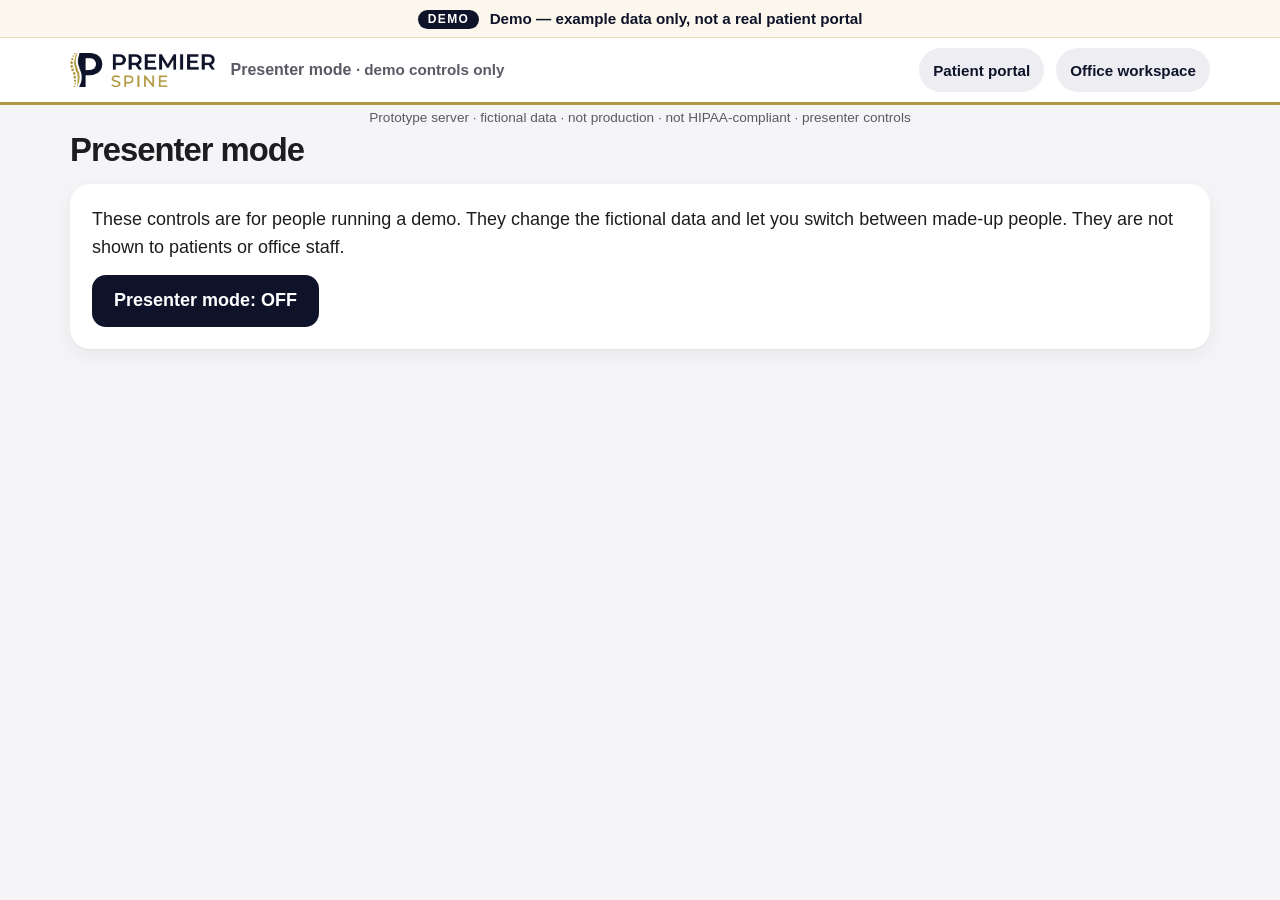
<file: presenter.html>
<!doctype html>
<html lang="en">
<head>
<meta charset="utf-8">
<meta name="viewport" content="width=device-width, initial-scale=1">
<title>DEMO · Presenter mode · Premier Spine prototype</title>
<link rel="stylesheet" href="shared.css">
</head>
<body class="presenter">
<a class="skip" href="#main">Skip to main content</a>
<div class="demobar" id="demobar" role="region" aria-label="Demo notice"><span class="demotag" aria-hidden="true">DEMO</span> <span id="demotext">Demo — example data only, not a real patient portal</span></div>
<header class="site presbar">
  <div class="wrap">
    <img class="logo" src="assets/logo-dark.png" alt="Premier Spine" width="145" height="34">
    <span class="appname">Presenter mode <span class="small">· demo controls only</span></span>
    <a class="hbtn" href="portal.html">Patient portal</a>
    <a class="hbtn" href="office.html">Office workspace</a>
  </div>
</header>
<div class="protobar" id="banner" role="region" aria-label="Prototype notice">Prototype server · fictional data · not production · not HIPAA-compliant</div>
<main id="main" class="wrap" tabindex="-1"><p>Loading…</p></main>
<script src="shared.js"></script>
<script src="presenter.js"></script>
</body>
</html>
</file>
<file: neck-guide/guide.css>
:root{--navy:#0e132a;--gold:#7c6a2b;--sand:#efe8da;--mist:#f6f4ef;--ink:#1b1f2e;--slate:#535968;--hair:#d5d0c4;--pine:#2f4a3f}*{box-sizing:border-box}html{scroll-behavior:smooth}body{margin:0;background:var(--mist);color:var(--ink);font:18px/1.65 system-ui,-apple-system,'Segoe UI',sans-serif}a{color:inherit;text-underline-offset:4px}button,input{font:inherit}button,a,input{-webkit-tap-highlight-color:transparent}button{cursor:pointer}button:focus-visible,a:focus-visible,summary:focus-visible,input:focus-visible{outline:3px solid var(--pine);outline-offset:5px}h1,h2,h3,h4,p,figure{margin:0}h1,h2{font-family:Georgia,'Times New Roman',serif;font-weight:400;line-height:1.1;letter-spacing:-.035em}h1{font-size:clamp(39px,5.4vw,70px)}h1 em{font-weight:400;color:var(--gold)}h2{font-size:clamp(32px,4vw,46px)}h3{font-size:22px;line-height:1.35}h4{font-size:18px;margin-top:28px}p+p{margin-top:14px}[hidden]{display:none!important}.skip-link{position:absolute;left:20px;top:-100px;background:white;padding:12px;z-index:10}.skip-link:focus{top:12px}.site-header{max-width:1200px;margin:auto;display:flex;align-items:center;justify-content:space-between;padding:27px 36px;border-bottom:1px solid var(--hair);gap:16px}.wordmark{font:23px/1.2 Georgia,serif;letter-spacing:.07em;text-decoration:none}.wordmark span{color:var(--gold)}.wordmark small{display:block;font:9px/2.8 system-ui,sans-serif;letter-spacing:.24em}.call{font-size:16px;text-decoration:none;min-height:44px;display:flex;align-items:center;gap:6px}.call:hover{text-decoration:underline}main,footer{max-width:1128px;margin:auto;padding:0 36px}.intro{padding:66px 0 35px;max-width:890px}.eyebrow{font-size:12px;font-weight:650;letter-spacing:.15em;line-height:1.5;color:var(--gold);margin-bottom:20px}.lede{max-width:680px;margin-top:24px;font-size:21px;color:var(--slate)}.review-note{padding:15px 20px;border:1px solid var(--hair);border-left:3px solid var(--gold);font-size:14px;line-height:1.6;background:#fff}.progress{margin:38px 0 48px}.progress ol{list-style:none;display:grid;grid-template-columns:repeat(4,1fr);margin:0;padding:0;gap:16px}.progress li{padding-top:15px;border-top:2px solid var(--hair);font-size:15px;color:var(--slate)}.progress li[aria-current]{border-color:var(--navy);color:var(--navy);font-weight:700}.progress span{margin-right:9px;font-size:12px;color:var(--gold)}#step-status{position:absolute;width:1px;height:1px;overflow:hidden;clip-path:inset(50%)}.section-heading{max-width:720px;margin-bottom:34px}.section-heading .eyebrow{margin-bottom:12px}.section-heading p:last-child{margin-top:18px;color:var(--slate)}.anatomy-layout{display:grid;grid-template-columns:1fr 1fr;gap:52px;align-items:center}.anatomy{background:var(--sand);border-radius:4px;padding:18px 16px 22px}.anatomy svg{display:block;width:100%;max-width:430px;margin:auto}.body-outline{fill:none;stroke:#aaa596;stroke-width:2}.cord{fill:none;stroke:#c9b25f;stroke-width:13}.nerves{fill:none;stroke:var(--gold);stroke-width:3;stroke-linecap:round}.bones{fill:#fffdf9;stroke:var(--navy);stroke-width:2}.discs{stroke:var(--pine);stroke-width:9;stroke-linecap:round}.labels path{stroke:var(--slate);fill:none;stroke-width:1}.labels text{font:17px system-ui;fill:var(--navy)}figcaption{text-align:center;font-size:13px;color:var(--slate);line-height:1.5}.anatomy-copy article{position:relative;padding:24px 0 24px 45px;border-bottom:1px solid var(--hair)}.anatomy-copy article:first-child{padding-top:0}.anatomy-copy article:last-child{border:0}.small-number{position:absolute;left:0;font-size:12px;line-height:30px;color:var(--gold)}.anatomy-copy p{margin-top:10px;color:var(--slate)}.quiet{font-size:15px;color:var(--slate);max-width:800px;margin-top:28px}.actions{display:flex;flex-wrap:wrap;align-items:center;gap:16px;margin-top:34px;padding-top:28px;border-top:1px solid var(--hair)}.primary,.secondary,.text-button{min-height:48px;padding:12px 21px;border-radius:4px;font-size:16px;font-weight:600;line-height:1.5;text-decoration:none;display:inline-flex;align-items:center;justify-content:center;gap:22px}.primary{background:var(--navy);color:#fff;border:1px solid var(--navy)}.primary:hover{background:#29324b}.secondary{background:transparent;color:var(--navy);border:1px solid var(--hair)}.text-button{background:transparent;border:0;color:var(--slate);text-decoration:underline;text-underline-offset:4px;padding-left:8px;padding-right:8px}fieldset{border:0;padding:0;margin:0}legend{font-size:15px;font-weight:650;margin-bottom:16px}legend span{font-weight:400;color:var(--slate)}.choice-grid{display:grid;grid-template-columns:repeat(2,1fr);gap:12px}.choice,.question{display:flex;gap:15px;align-items:center;padding:19px 21px;border:1px solid var(--hair);background:#fff;border-radius:4px;cursor:pointer;min-height:66px}.choice:has(input:checked),.question:has(input:checked){border-color:var(--pine);background:#eaf0e9}.choice input,.question input{width:22px;height:22px;flex:0 0 22px;accent-color:var(--pine);margin:0}.question-list{display:grid;gap:12px}.prep{background:var(--sand);padding:28px;margin-top:34px;border-radius:4px}.prep .eyebrow{margin-bottom:10px}.prep ul,.summary ul{padding-left:23px}.prep p:last-child{font-size:16px;color:var(--slate)}li+li{margin-top:8px}.progress li+li{margin:0}.summary{background:#fff;border:1px solid var(--hair);border-top:3px solid var(--gold);padding:36px}.summary-top{display:flex;justify-content:space-between;gap:16px;flex-wrap:wrap}.summary-top .eyebrow{margin-bottom:12px}.privacy{font-size:13px;color:var(--pine);margin:0}.summary h3{font:32px/1.2 Georgia,serif;letter-spacing:-.02em;margin:12px 0 28px}.summary-contact{margin-top:32px;padding-top:24px;border-top:1px solid var(--hair);font-size:16px}.print-disclaimer{font-size:13px;color:var(--slate);margin-top:16px}.contact-band{margin:70px 0 36px;padding:32px 0;border-top:1px solid var(--hair);display:flex;align-items:center;justify-content:space-between;gap:32px}.contact-band h2{font-size:30px}.contact-band .eyebrow{margin-bottom:12px}.contact-band p:last-child{font-size:16px;color:var(--slate);margin-top:12px}.contact-band .primary{flex-shrink:0}footer{padding-bottom:38px;font-size:14px;color:var(--slate)}footer>a{display:inline-block;min-height:44px}footer p{max-width:800px}details{margin-top:20px}summary{cursor:pointer;min-height:44px;padding:10px 0}details p{padding:8px 0 15px}
@media(max-width:650px){.site-header{padding:18px 20px}.wordmark{font-size:19px}.call{font-size:15px;display:block;padding:8px 0}.call span{display:block;font-size:13px}main,footer{padding-left:22px;padding-right:22px}.intro{padding-top:40px}.lede{font-size:19px}.review-note{padding:12px 15px}.progress{margin:28px 0 34px}.progress ol{gap:8px}.progress li{font-size:12px;line-height:1.4}.progress span{display:block;margin-bottom:4px}.anatomy-layout{grid-template-columns:1fr;gap:24px}.anatomy svg{max-width:350px}.anatomy-copy article{padding-top:20px;padding-bottom:20px}.choice-grid{grid-template-columns:1fr}.choice,.question{padding:17px}.actions{gap:12px}.actions .primary{flex-grow:1}.actions .text-button{flex-basis:100%;justify-content:flex-start}.summary{padding:23px}.summary-top{gap:0}.summary h3{font-size:29px}.prep{padding:23px}.contact-band{margin-top:48px;display:block}.contact-band .primary{margin-top:22px;width:100%}}@media(prefers-reduced-motion:reduce){html{scroll-behavior:auto}}
@media print{body{background:white;font-size:12pt;color:#000}body>*{display:none!important}body>main{display:block!important;max-width:none;padding:0}main>*{display:none!important}main>#interactive{display:block!important}#interactive>*{display:none!important}#interactive>section[data-step="3"]{display:block!important}section[data-step="3"]>*{display:none!important}section[data-step="3"]>#print-summary{display:block!important;border:0;padding:0}#print-summary{break-inside:avoid}#print-summary h3{font-size:24pt}.summary-top{display:block}.summary-contact,.print-disclaimer{color:#000}h4{margin-top:18px}a{color:#000;text-decoration:none}@page{margin:18mm}}
</file>
<file: procedures/acdf/guide.css>
:root{--navy:#0e132a;--navy-soft:#1b2340;--cream:#f7f5ef;--sand:#eee9dc;--gold:#b59b45;--gold-light:#e0c975;--ink:#20283d;--muted:#586176;--line:#d9d8d1;--serif:'Fraunces',Georgia,serif;--sans:'Inter',system-ui,sans-serif}
*{box-sizing:border-box}html{scroll-behavior:smooth;scroll-padding-top:90px}body{margin:0;background:var(--cream);color:var(--ink);font:17px/1.65 var(--sans)}a{color:inherit;text-underline-offset:5px}button{font:inherit}img,svg{max-width:100%;display:block}h1,h2,h3{font-family:var(--serif);font-weight:400;letter-spacing:-.035em;line-height:1.12;margin:0 0 22px}h1{font-size:clamp(2.7rem,5.6vw,4.9rem)}h2{font-size:clamp(2rem,3.8vw,3rem)}h3{font-size:1.65rem}p{margin:0 0 18px}li+li{margin-top:9px}.wrap{width:min(1120px,calc(100% - 48px));margin:auto}.skip{position:absolute;top:-100px;left:12px;background:var(--gold-light);color:var(--navy);z-index:99;padding:12px}.skip:focus{top:8px}:focus-visible{outline:3px solid #846a19;outline-offset:5px}.site-header{position:sticky;top:0;background:var(--navy);color:white;z-index:20;min-height:74px;padding:10px max(24px,calc((100vw - 1120px)/2));display:flex;align-items:center;justify-content:space-between;border-bottom:1px solid #ffffff25}.site-header :focus-visible,.visual-section :focus-visible{outline-color:var(--gold-light)}.brand img{width:48px;height:auto}.site-header nav{display:flex;gap:26px;align-items:center;font-size:.9rem}.site-header nav>a{min-height:44px;display:inline-flex;align-items:center;text-decoration:none}.button{display:inline-flex;align-items:center;justify-content:center;min-height:50px;padding:13px 24px;border-radius:99px;background:var(--gold-light);color:var(--navy);font-weight:600;text-decoration:none;line-height:1.4}.button.small{padding:10px 19px;min-height:44px;background:var(--gold)}.button:hover{background:#ebd58c}.back{display:inline-flex;align-items:center;gap:12px;min-height:44px;font-size:.9rem;margin-bottom:35px;text-decoration:none;color:var(--muted)}.guide-hero{padding-top:30px;padding-bottom:50px}.eyebrow{text-transform:uppercase;font-size:.72rem;letter-spacing:.18em;font-weight:600;color:#75602b;margin-bottom:19px}.guide-hero em{font-style:normal;color:var(--muted)}.lede{font-size:1.12rem;max-width:710px}.hero-meta{display:flex;flex-wrap:wrap;align-items:center;gap:15px 28px;font-size:.86rem;margin:25px 0}.hero-meta span{color:var(--muted)}.hero-meta a{font-weight:600;min-height:44px;display:inline-flex;align-items:center;gap:12px}.review-note{font-size:.8rem;line-height:1.55;color:var(--muted);border-top:1px solid var(--line);padding-top:17px;margin:0;max-width:840px}.review-note strong{color:var(--ink)}
.visual-section{background:var(--navy);color:var(--cream);padding:54px 0 30px}.visual-section .eyebrow{color:var(--gold-light)}.section-heading p:last-child{max-width:700px;color:#c8ccd8}.visual-controls{display:flex;gap:8px;margin:25px 0 20px;flex-wrap:wrap}.visual-controls button{background:transparent;border:1px solid #ffffff40;color:var(--cream);border-radius:99px;padding:11px 20px;min-height:48px;cursor:pointer;font-size:.92rem}.visual-controls button[aria-pressed=true]{background:var(--gold-light);border-color:var(--gold-light);color:var(--navy);font-weight:600}.visual-controls button:hover:not([aria-pressed=true]){background:#ffffff12}.visual-panel{display:grid;grid-template-columns:1.2fr 1fr;align-items:center;gap:28px;border:1px solid #ffffff25;border-radius:22px;padding:30px;background:linear-gradient(125deg,#1d2746,var(--navy));margin-top:18px;min-height:390px}.visual-panel[hidden]{display:none}.visual-copy{padding:10px 10px 10px 0}.visual-copy p{font-size:1rem;color:#d4d8e3}.visual-copy p:last-child{margin-bottom:0}.step-label{display:block;font-size:.74rem;letter-spacing:.08em;color:var(--gold-light);margin-bottom:18px}.drawing svg{width:100%;height:auto}.diagram-note{font-size:.72rem;color:#b5bdd0;margin:0;text-align:center}.orientation{fill:#929bb3;font:11px var(--sans);letter-spacing:3px}.diagram-label{fill:#e0e4ef;font:13px var(--sans)}.bone{fill:#e9dfc6;stroke:#fff4d8;stroke-width:2}.axis{stroke:#818ba3;stroke-width:2;stroke-dasharray:4 5;opacity:.4}.nerve{fill:none;stroke:#e3ba6b;stroke-width:14;stroke-linecap:round}.disc{fill:#a96f61;stroke:#dfb2a0;stroke-width:2}.leader{stroke:#b5bdd0;fill:none;stroke-width:1}.highlight{fill:none;stroke:#e0c975;stroke-width:2;stroke-dasharray:4 5}.spacer{fill:#9aafb9;stroke:#d8e5e8;stroke-width:2}.spacer-lines{stroke:#26384c;stroke-width:3}.approach{fill:none;stroke:var(--gold-light);stroke-width:3}.fusion{fill:#e6d8b4;stroke:#f8e8b8;stroke-dasharray:5 4;stroke-width:2}.spacer.outline{fill:none;opacity:.55}.plate{fill:#b7c8cd;stroke:#e8f2f1;stroke-width:2}.screw{stroke:#b7c8cd;stroke-width:9;stroke-linecap:round}.visual-foot{font-size:.75rem;color:#b5bdd0;margin:18px 0 0}.decisions{display:grid;grid-template-columns:1fr 1.2fr;gap:80px;padding-top:66px;padding-bottom:62px}.decisions>div>p:last-child{color:var(--muted)}.decision-copy{padding-top:6px}.decision-copy p{font-size:1rem}.tools-section{padding:55px 0;background:var(--sand)}.section-lede{max-width:650px;color:var(--muted)}.tool-grid{display:grid;grid-template-columns:repeat(3,1fr);gap:30px;margin-top:30px}.tool-grid article{border-top:1px solid #a8a69c;padding-top:21px}.tool-mark{display:block;color:#746133;font-size:.8rem;margin-bottom:18px}.tool-grid h3{margin-bottom:12px}.tool-grid p{font-size:.95rem;color:#4e5669}.quiet{font-size:.8rem;color:var(--muted);max-width:800px;margin:22px 0 0}.details-section{padding-top:60px;padding-bottom:60px}details{border-top:1px solid var(--line)}details:last-child{border-bottom:1px solid var(--line)}summary{padding:21px 8px 21px 0;cursor:pointer;font-weight:500;min-height:60px}details>div{max-width:820px;padding:0 28px 15px 0;color:var(--muted);font-size:1rem}.conversation{background:var(--navy);color:var(--cream);padding:56px 0}.conversation .eyebrow{color:var(--gold-light)}.conversation p:not(.eyebrow){color:#d4d8e3}.conversation .text-link{display:inline-flex;margin-left:24px;min-height:44px;align-items:center}.conversation :focus-visible{outline-color:var(--gold-light)}.sources{padding-top:36px;padding-bottom:40px;color:var(--muted);font-size:.8rem}.sources h2{font:600 .9rem var(--sans);letter-spacing:0;margin-bottom:12px}.sources summary{font-size:.85rem;padding:16px 0;min-height:48px}.sources ul{padding-left:20px}footer{padding:24px 0;border-top:1px solid var(--line);font-size:.8rem;color:var(--muted)}footer .wrap{display:flex;justify-content:space-between;gap:20px;flex-wrap:wrap}footer a{text-decoration:none}
@media(max-width:760px){.wrap{width:calc(100% - 36px)}.site-header{padding:10px 18px}.site-header nav{gap:18px}.site-header nav>a:first-child{display:none}.guide-hero{padding-top:16px;padding-bottom:32px}.back{margin-bottom:23px}.hero-meta{gap:6px 20px}.hero-meta a{flex-basis:100%}.visual-section{padding-top:35px}.visual-controls{display:grid;grid-template-columns:1fr;gap:7px}.visual-controls button{text-align:left;padding:11px 18px;border-radius:12px}.visual-panel{grid-template-columns:1fr;gap:18px;padding:18px;min-height:0}.drawing{margin:0 -10px}.visual-copy{padding:0}.visual-copy h3{font-size:1.8rem}.visual-foot{line-height:1.5}.decisions{grid-template-columns:1fr;gap:16px;padding:42px 0}.tools-section{padding:40px 0}.tool-grid{grid-template-columns:1fr;gap:10px}.tool-grid article{display:grid;grid-template-columns:35px 1fr;column-gap:12px}.tool-grid article p{grid-column:2}.tool-mark{padding-top:4px}.tool-grid h3{font-size:1.5rem}.details-section{padding-top:42px;padding-bottom:42px}.conversation{padding:42px 0}.conversation h2 br{display:none}.conversation .text-link{margin:14px 0 0;display:flex;width:fit-content}.sources{padding-top:28px}h1{font-size:clamp(2.5rem,9.2vw,4rem)}summary{padding-right:5px}.review-note{font-size:.78rem}}
@media(prefers-reduced-motion:reduce){html{scroll-behavior:auto}*,*::before,*::after{animation:none!important;transition:none!important}}
@media print{.site-header,.back,.visual-controls,.hero-meta,.conversation,footer{display:none}.wrap{width:100%}.visual-panel[hidden]{display:grid!important}.visual-section,.visual-panel,.tools-section{background:white!important;color:#111}.visual-copy p,.step-label,.diagram-note,.visual-foot{color:#333}.visual-panel{break-inside:avoid}.visual-copy{padding:0}.drawing svg{max-height:240px}.orientation,.diagram-label{fill:#222}.leader{stroke:#555}body{font-size:11pt}.guide-hero,.visual-section,.decisions,.details-section{padding:20px 0}h1{font-size:28pt}h2{font-size:22pt}.visual-panel{min-height:0;border-color:#bbb}details>div{display:block!important}details{break-inside:avoid}}

.visual-controls[hidden]{display:none}
</file>
<file: preview-acdf/procedures/acdf/guide.css>
:root{--navy:#0e132a;--navy-soft:#1b2340;--cream:#f7f5ef;--sand:#eee9dc;--gold:#b59b45;--gold-light:#e0c975;--ink:#20283d;--muted:#586176;--line:#d9d8d1;--serif:'Fraunces',Georgia,serif;--sans:'Inter',system-ui,sans-serif}
*{box-sizing:border-box}html{scroll-behavior:smooth;scroll-padding-top:90px}body{margin:0;background:var(--cream);color:var(--ink);font:17px/1.65 var(--sans)}a{color:inherit;text-underline-offset:5px}button{font:inherit}img,svg{max-width:100%;display:block}h1,h2,h3{font-family:var(--serif);font-weight:400;letter-spacing:-.035em;line-height:1.12;margin:0 0 22px}h1{font-size:clamp(2.7rem,5.6vw,4.9rem)}h2{font-size:clamp(2rem,3.8vw,3rem)}h3{font-size:1.65rem}p{margin:0 0 18px}li+li{margin-top:9px}.wrap{width:min(1120px,calc(100% - 48px));margin:auto}.skip{position:absolute;top:-100px;left:12px;background:var(--gold-light);color:var(--navy);z-index:99;padding:12px}.skip:focus{top:8px}:focus-visible{outline:3px solid #846a19;outline-offset:5px}.site-header{position:sticky;top:0;background:var(--navy);color:white;z-index:20;min-height:74px;padding:10px max(24px,calc((100vw - 1120px)/2));display:flex;align-items:center;justify-content:space-between;border-bottom:1px solid #ffffff25}.site-header :focus-visible,.visual-section :focus-visible{outline-color:var(--gold-light)}.brand img{width:48px;height:auto}.site-header nav{display:flex;gap:26px;align-items:center;font-size:.9rem}.site-header nav>a{min-height:44px;display:inline-flex;align-items:center;text-decoration:none}.button{display:inline-flex;align-items:center;justify-content:center;min-height:50px;padding:13px 24px;border-radius:99px;background:var(--gold-light);color:var(--navy);font-weight:600;text-decoration:none;line-height:1.4}.button.small{padding:10px 19px;min-height:44px;background:var(--gold)}.button:hover{background:#ebd58c}.back{display:inline-flex;align-items:center;gap:12px;min-height:44px;font-size:.9rem;margin-bottom:35px;text-decoration:none;color:var(--muted)}.guide-hero{padding-top:30px;padding-bottom:50px}.eyebrow{text-transform:uppercase;font-size:.72rem;letter-spacing:.18em;font-weight:600;color:#75602b;margin-bottom:19px}.guide-hero em{font-style:normal;color:var(--muted)}.lede{font-size:1.12rem;max-width:710px}.hero-meta{display:flex;flex-wrap:wrap;align-items:center;gap:15px 28px;font-size:.86rem;margin:25px 0}.hero-meta span{color:var(--muted)}.hero-meta a{font-weight:600;min-height:44px;display:inline-flex;align-items:center;gap:12px}.review-note{font-size:.8rem;line-height:1.55;color:var(--muted);border-top:1px solid var(--line);padding-top:17px;margin:0;max-width:840px}.review-note strong{color:var(--ink)}
.visual-section{background:var(--navy);color:var(--cream);padding:54px 0 30px}.visual-section .eyebrow{color:var(--gold-light)}.section-heading p:last-child{max-width:700px;color:#c8ccd8}.visual-controls{display:flex;gap:8px;margin:25px 0 20px;flex-wrap:wrap}.visual-controls button{background:transparent;border:1px solid #ffffff40;color:var(--cream);border-radius:99px;padding:11px 20px;min-height:48px;cursor:pointer;font-size:.92rem}.visual-controls button[aria-pressed=true]{background:var(--gold-light);border-color:var(--gold-light);color:var(--navy);font-weight:600}.visual-controls button:hover:not([aria-pressed=true]){background:#ffffff12}.visual-panel{display:grid;grid-template-columns:1.2fr 1fr;align-items:center;gap:28px;border:1px solid #ffffff25;border-radius:22px;padding:30px;background:linear-gradient(125deg,#1d2746,var(--navy));margin-top:18px;min-height:390px}.visual-panel[hidden]{display:none}.visual-copy{padding:10px 10px 10px 0}.visual-copy p{font-size:1rem;color:#d4d8e3}.visual-copy p:last-child{margin-bottom:0}.step-label{display:block;font-size:.74rem;letter-spacing:.08em;color:var(--gold-light);margin-bottom:18px}.drawing svg{width:100%;height:auto}.diagram-note{font-size:.72rem;color:#b5bdd0;margin:0;text-align:center}.orientation{fill:#929bb3;font:11px var(--sans);letter-spacing:3px}.diagram-label{fill:#e0e4ef;font:13px var(--sans)}.bone{fill:#e9dfc6;stroke:#fff4d8;stroke-width:2}.axis{stroke:#818ba3;stroke-width:2;stroke-dasharray:4 5;opacity:.4}.nerve{fill:none;stroke:#e3ba6b;stroke-width:14;stroke-linecap:round}.disc{fill:#a96f61;stroke:#dfb2a0;stroke-width:2}.leader{stroke:#b5bdd0;fill:none;stroke-width:1}.highlight{fill:none;stroke:#e0c975;stroke-width:2;stroke-dasharray:4 5}.spacer{fill:#9aafb9;stroke:#d8e5e8;stroke-width:2}.spacer-lines{stroke:#26384c;stroke-width:3}.approach{fill:none;stroke:var(--gold-light);stroke-width:3}.fusion{fill:#e6d8b4;stroke:#f8e8b8;stroke-dasharray:5 4;stroke-width:2}.spacer.outline{fill:none;opacity:.55}.plate{fill:#b7c8cd;stroke:#e8f2f1;stroke-width:2}.screw{stroke:#b7c8cd;stroke-width:9;stroke-linecap:round}.visual-foot{font-size:.75rem;color:#b5bdd0;margin:18px 0 0}.decisions{display:grid;grid-template-columns:1fr 1.2fr;gap:80px;padding-top:66px;padding-bottom:62px}.decisions>div>p:last-child{color:var(--muted)}.decision-copy{padding-top:6px}.decision-copy p{font-size:1rem}.tools-section{padding:55px 0;background:var(--sand)}.section-lede{max-width:650px;color:var(--muted)}.tool-grid{display:grid;grid-template-columns:repeat(3,1fr);gap:30px;margin-top:30px}.tool-grid article{border-top:1px solid #a8a69c;padding-top:21px}.tool-mark{display:block;color:#746133;font-size:.8rem;margin-bottom:18px}.tool-grid h3{margin-bottom:12px}.tool-grid p{font-size:.95rem;color:#4e5669}.quiet{font-size:.8rem;color:var(--muted);max-width:800px;margin:22px 0 0}.details-section{padding-top:60px;padding-bottom:60px}details{border-top:1px solid var(--line)}details:last-child{border-bottom:1px solid var(--line)}summary{padding:21px 8px 21px 0;cursor:pointer;font-weight:500;min-height:60px}details>div{max-width:820px;padding:0 28px 15px 0;color:var(--muted);font-size:1rem}.conversation{background:var(--navy);color:var(--cream);padding:56px 0}.conversation .eyebrow{color:var(--gold-light)}.conversation p:not(.eyebrow){color:#d4d8e3}.conversation .text-link{display:inline-flex;margin-left:24px;min-height:44px;align-items:center}.conversation :focus-visible{outline-color:var(--gold-light)}.sources{padding-top:36px;padding-bottom:40px;color:var(--muted);font-size:.8rem}.sources h2{font:600 .9rem var(--sans);letter-spacing:0;margin-bottom:12px}.sources summary{font-size:.85rem;padding:16px 0;min-height:48px}.sources ul{padding-left:20px}footer{padding:24px 0;border-top:1px solid var(--line);font-size:.8rem;color:var(--muted)}footer .wrap{display:flex;justify-content:space-between;gap:20px;flex-wrap:wrap}footer a{text-decoration:none}
@media(max-width:760px){.wrap{width:calc(100% - 36px)}.site-header{padding:10px 18px}.site-header nav{gap:18px}.site-header nav>a:first-child{display:none}.guide-hero{padding-top:16px;padding-bottom:32px}.back{margin-bottom:23px}.hero-meta{gap:6px 20px}.hero-meta a{flex-basis:100%}.visual-section{padding-top:35px}.visual-controls{display:grid;grid-template-columns:1fr;gap:7px}.visual-controls button{text-align:left;padding:11px 18px;border-radius:12px}.visual-panel{grid-template-columns:1fr;gap:18px;padding:18px;min-height:0}.drawing{margin:0 -10px}.visual-copy{padding:0}.visual-copy h3{font-size:1.8rem}.visual-foot{line-height:1.5}.decisions{grid-template-columns:1fr;gap:16px;padding:42px 0}.tools-section{padding:40px 0}.tool-grid{grid-template-columns:1fr;gap:10px}.tool-grid article{display:grid;grid-template-columns:35px 1fr;column-gap:12px}.tool-grid article p{grid-column:2}.tool-mark{padding-top:4px}.tool-grid h3{font-size:1.5rem}.details-section{padding-top:42px;padding-bottom:42px}.conversation{padding:42px 0}.conversation h2 br{display:none}.conversation .text-link{margin:14px 0 0;display:flex;width:fit-content}.sources{padding-top:28px}h1{font-size:clamp(2.5rem,9.2vw,4rem)}summary{padding-right:5px}.review-note{font-size:.78rem}}
@media(prefers-reduced-motion:reduce){html{scroll-behavior:auto}*,*::before,*::after{animation:none!important;transition:none!important}}
@media print{.site-header,.back,.visual-controls,.hero-meta,.conversation,footer{display:none}.wrap{width:100%}.visual-panel[hidden]{display:grid!important}.visual-section,.visual-panel,.tools-section{background:white!important;color:#111}.visual-copy p,.step-label,.diagram-note,.visual-foot{color:#333}.visual-panel{break-inside:avoid}.visual-copy{padding:0}.drawing svg{max-height:240px}.orientation,.diagram-label{fill:#222}.leader{stroke:#555}body{font-size:11pt}.guide-hero,.visual-section,.decisions,.details-section{padding:20px 0}h1{font-size:28pt}h2{font-size:22pt}.visual-panel{min-height:0;border-color:#bbb}details>div{display:block!important}details{break-inside:avoid}}

.visual-controls[hidden]{display:none}
</file>
<file: shared.css>
/* Premier Spine portal prototype, preview18: calm "health app" design system.
   Off-white canvas, white rounded cards, soft shadows, system fonts only (no web-font downloads), Premier Spine navy as the accent,
   cream and gold only for small highlights. Status color is used only where someone needs to act.
   The only fixed element is the patient portal's bottom tab bar on narrow screens. The body is padded by the bar's height, and
   scroll-padding keeps focused or scrolled-to controls clear of it, so it never hides content. */
:root{
 --bg:#F5F5F7;--surface:#FFFFFF;--surface2:#F9F9FB;--fill:#EEEEF2;--text:#1D1D1F;--muted:#5A5A66;--line:#E3E3E8;--line2:#C9C9D2;
 --navy:#0E132A;--navy2:#1B2550;--navytint:#EEF0F8;--gold:#B09842;--golddeep:#6B5A22;--cream:#FBF7EC;--creamline:#EADFBF;
 --ok:#17663F;--okbg:#E7F4EC;--warn:#7A4A00;--warnbg:#FFF3DA;--bad:#B0231B;--badbg:#FDECEA;--info:#2B3A7A;--infobg:#EEF0F8;
 --sans:-apple-system,BlinkMacSystemFont,"SF Pro Text","SF Pro Display","Segoe UI",Inter,Roboto,"Helvetica Neue",Arial,sans-serif;
 --r-card:20px;--r-ctl:14px;--shadow:0 1px 2px rgba(16,24,40,.04),0 6px 20px rgba(16,24,40,.06);--shadow-lift:0 2px 4px rgba(16,24,40,.05),0 12px 32px rgba(16,24,40,.10);
 --ease:cubic-bezier(.2,.8,.2,1);--tabbar-h:72px}
*{box-sizing:border-box}
[hidden]{display:none !important}
html{-webkit-text-size-adjust:100%;font-size:100%;scroll-padding-top:16px;scroll-padding-bottom:24px}
html.big{font-size:125%}
body{margin:0;background:var(--bg);color:var(--text);font:400 1.125rem/1.55 var(--sans);min-height:100vh;overflow-wrap:anywhere;-webkit-font-smoothing:antialiased}
h1,h2,h3,h4{font-family:var(--sans);font-weight:700;color:var(--text);margin:0 0 .45em;letter-spacing:-.02em;line-height:1.2}
h1{font-size:2.05rem;letter-spacing:-.03em}h2{font-size:1.3rem}h3{font-size:1.08rem;letter-spacing:-.01em}
p{margin:0 0 .7em}ul,ol{margin:0;padding-left:1.25em}
a{color:var(--navy2);text-underline-offset:3px}
button,input,textarea,select{font:inherit;color:inherit}
:focus-visible{outline:3px solid var(--navy);outline-offset:2px;border-radius:10px}
.sr{position:absolute;width:1px;height:1px;overflow:hidden;clip:rect(0 0 0 0);white-space:nowrap}
.skip{position:absolute;left:8px;top:-80px;background:#fff;color:var(--navy);padding:10px 16px;border-radius:12px;font-weight:600;z-index:5;box-shadow:var(--shadow)}
.skip:focus{top:8px}
.wrap{max-width:1180px;margin:0 auto;padding:0 20px}
svg.ic{width:1.25em;height:1.25em;flex:none;stroke:currentColor;fill:none;stroke-width:1.9;stroke-linecap:round;stroke-linejoin:round;vertical-align:-.2em}
svg.ic.fill{fill:currentColor;stroke:none}

/* ---- DEMO notice: persistent, not dismissible, in normal flow (never fixed or sticky) ---- */
.demobar{position:static;margin:0;background:var(--cream);color:var(--navy);border-bottom:1px solid var(--creamline);padding:8px 16px;text-align:center;font-weight:650;font-size:.95rem;line-height:1.4;overflow-wrap:anywhere}
.demotag{display:inline-block;background:var(--navy);color:#fff;border-radius:999px;padding:1px 10px;margin-right:6px;letter-spacing:.12em;font-size:.75rem;font-weight:800;vertical-align:1px}
.demonote{margin:0 0 16px;padding:12px 16px;border-radius:var(--r-ctl);border:1px solid var(--creamline);background:var(--cream);color:var(--navy);font-weight:600}

/* ---- header (white, calm) ---- */
.site{background:rgba(255,255,255,.96);color:var(--text);border-bottom:1px solid var(--line)}
.site .wrap{display:flex;flex-wrap:wrap;align-items:center;gap:8px 12px;padding-top:10px;padding-bottom:10px}
.site img.logo{height:34px;width:auto;display:block}
.site .appname{font-size:1rem;font-weight:600;color:var(--muted);margin-right:auto;padding-left:4px}
.hbtn{min-height:44px;min-width:44px;padding:8px 14px;border-radius:999px;border:0;background:var(--fill);color:var(--navy);display:inline-flex;align-items:center;justify-content:center;gap:8px;text-decoration:none;cursor:pointer;font-weight:600;font-size:.95rem;transition:background .2s var(--ease)}
.hbtn:hover{background:#E4E5EC}
.hbtn[aria-pressed=true]{background:var(--navy);color:#fff}
.hbtn.icononly{padding:8px 11px}
.protobar{margin:0;background:transparent;color:var(--muted);padding:6px 16px 0;text-align:center;font-size:.85rem;font-weight:500}
.presbar{border-bottom:3px solid var(--gold)}

/* ---- navigation: portal = bottom tab bar on phones, top segmented tabs on desktop; office = top tabs ---- */
nav.main .wrap{display:flex;flex-wrap:wrap;gap:6px;padding-top:12px;padding-bottom:4px}
nav.main button,nav.main a{min-height:44px;padding:8px 16px;border-radius:999px;border:0;background:transparent;font-weight:600;color:var(--muted);text-decoration:none;cursor:pointer;display:inline-flex;align-items:center;gap:8px;transition:background .2s var(--ease),color .2s var(--ease)}
nav.main button:hover{background:var(--fill);color:var(--text)}
nav.main [aria-current=page]{background:var(--surface);color:var(--navy);box-shadow:var(--shadow)}
nav.tabbar .wrap{justify-content:center}
@media(max-width:859px){
 html:not(.tabbar-static) nav.tabbar{position:fixed;left:0;right:0;bottom:0;z-index:20;background:rgba(255,255,255,.97);border-top:1px solid var(--line);padding-bottom:env(safe-area-inset-bottom)}
 nav.tabbar .wrap{display:grid;grid-template-columns:repeat(4,1fr);gap:0;padding:4px 4px;max-width:none}
 html.tabbar-static nav.tabbar{background:#fff;border-bottom:1px solid var(--line)}
 nav.tabbar button{flex-direction:column;gap:2px;min-height:60px;padding:6px 2px;border-radius:14px;font-size:.78rem;font-weight:600;color:var(--muted)}
 nav.tabbar button svg.ic{width:26px;height:26px}
 nav.tabbar [aria-current=page]{background:transparent;box-shadow:none;color:var(--navy)}
 nav.tabbar [aria-current=page] svg.ic{stroke-width:2.3}
 html:not(.tabbar-static) body.tabbar-on{padding-bottom:calc(var(--tabbar-h) + env(safe-area-inset-bottom))}
 html:not(.tabbar-static):has(body.tabbar-on){scroll-padding-bottom:calc(var(--tabbar-h) + 24px)}
}
@media(min-width:860px){nav.tabbar .wrap{background:var(--fill);border-radius:999px;padding:4px;width:max-content;max-width:100%;margin:14px auto 0}nav.tabbar button{padding:8px 20px}}
main{padding:24px 0 48px;display:block}
main:focus{outline:none}
.portal main{max-width:820px}

/* ---- cards and layout ---- */
.card{background:var(--surface);border:0;border-radius:var(--r-card);padding:22px;margin:0 0 18px;box-shadow:var(--shadow)}
.card>h2:first-child,.card>.kicker:first-child{margin-top:0}
.card.gold{background:var(--surface)}
.card.navy{background:var(--navy);color:#fff}.card.navy h2,.card.navy h3{color:#fff}
.grid2{display:grid;gap:18px}
@media(min-width:860px){.grid2{grid-template-columns:1fr 1fr}}
.kicker{font-size:.875rem;font-weight:700;letter-spacing:.08em;text-transform:uppercase;color:var(--golddeep);margin:0 0 6px}
.muted{color:var(--muted)}.small{font-size:.95rem}.fine{font-size:.875rem;color:var(--muted)}
.lead{font-size:1.15rem;font-weight:500}
.bigdate{font-size:1.6rem;font-weight:700;letter-spacing:-.02em;line-height:1.2;margin:0 0 6px;color:var(--text)}
.sechead{display:flex;align-items:baseline;justify-content:space-between;gap:8px;margin:28px 2px 10px}
.sechead h2{margin:0;font-size:1.35rem}

/* ---- buttons and forms ---- */
.btn{min-height:50px;padding:12px 22px;border-radius:var(--r-ctl);border:0;background:var(--navy);color:#fff;font-weight:650;cursor:pointer;display:inline-flex;align-items:center;justify-content:center;gap:8px;text-decoration:none;text-align:center;transition:transform .15s var(--ease),background .2s var(--ease),box-shadow .2s var(--ease)}
.btn:hover{background:var(--navy2)}
.btn:active{transform:scale(.98)}
.btn.gold{background:var(--navy);color:#fff}
.btn.ghost{background:var(--fill);color:var(--navy)}
.btn.ghost:hover{background:#E4E5EC}
.btn.sm{min-height:44px;padding:9px 16px;font-size:.98rem;border-radius:12px}
.btn.big{min-height:58px;font-size:1.1rem;padding:14px 26px;border-radius:16px;width:100%}
@media(min-width:620px){.btn.big{width:auto;min-width:280px}}
.btn[disabled],.btn[aria-disabled=true]{opacity:.5;cursor:not-allowed;transform:none}
.btn.danger{background:var(--bad);color:#fff}
.row{display:flex;flex-wrap:wrap;gap:10px;align-items:center}
label,legend{font-weight:600;display:block;margin:0 0 6px}
input[type=text],input[type=date],input[type=time],textarea,select{width:100%;min-height:50px;padding:12px 14px;border:1.5px solid var(--line2);border-radius:var(--r-ctl);background:#fff;transition:border-color .2s var(--ease),box-shadow .2s var(--ease)}
input[type=text]:focus,input[type=date]:focus,input[type=time]:focus,textarea:focus,select:focus{border-color:var(--navy)}
textarea{min-height:130px;resize:vertical;line-height:1.45}
fieldset{border:0;margin:0 0 14px;padding:0;min-width:0}
fieldset legend{font-weight:700;margin:0 0 10px;padding:0}
.choice{display:flex;gap:12px;align-items:center;min-height:50px;padding:10px 16px;border:1.5px solid var(--line);border-radius:var(--r-ctl);background:#fff;margin:0 0 8px;font-weight:500;cursor:pointer;transition:border-color .2s var(--ease),background .2s var(--ease)}
.choice:hover{border-color:var(--line2)}
.choice input{width:22px;height:22px;flex:none;accent-color:var(--navy)}
.choice:has(input:checked){border-color:var(--navy);background:var(--navytint)}
.choice:has(input:focus-visible){outline:3px solid var(--navy);outline-offset:2px}
/* tap-to-pick chips (the real radio/checkbox stays in the label, visually tucked away but still focusable) */
.chips{display:flex;flex-wrap:wrap;gap:10px}
.choice.chipc{display:inline-flex;margin:0;border-radius:999px;padding:10px 18px;min-height:48px;gap:8px}
.choice.chipc input{position:absolute;opacity:0;width:1px;height:1px}
.choice.chipc .tick{width:20px;height:20px;border-radius:50%;border:1.5px solid var(--line2);display:inline-grid;place-items:center;flex:none;transition:all .2s var(--ease)}
.choice.chipc .tick svg{width:13px;height:13px;stroke:#fff;stroke-width:3;fill:none;opacity:0}
.choice.chipc:has(input:checked){background:var(--navy);border-color:var(--navy);color:#fff}
.choice.chipc:has(input:checked) .tick{border-color:#fff;background:#fff}
.choice.chipc:has(input:checked) .tick svg{stroke:var(--navy);opacity:1;animation:pop .32s var(--ease)}
.counter{font-size:.95rem;color:var(--muted);margin:6px 0 0}.counter.over{color:var(--bad);font-weight:700}
.field{margin:0 0 16px}

/* ---- chips (status pills). Neutral by default; color only where action is needed ---- */
.chip{display:inline-flex;align-items:center;gap:6px;padding:3px 11px;border-radius:999px;font-size:.85rem;font-weight:650;border:0;background:var(--fill);color:#3F3F4A;white-space:normal;line-height:1.5}
.chip.ok{background:var(--okbg);color:var(--ok)}.chip.warn{background:var(--warnbg);color:var(--warn)}.chip.bad{background:var(--badbg);color:var(--bad)}.chip.info{background:var(--fill);color:#3F3F4A}
.tag{display:inline-block;font-size:.72rem;font-weight:700;letter-spacing:.06em;text-transform:uppercase;color:var(--golddeep);background:var(--cream);border:1px solid var(--creamline);border-radius:999px;padding:1px 9px;vertical-align:1px}

/* ---- inline status messages (no toasts) ---- */
.istatus{margin:12px 0 0;padding:12px 16px;border-radius:var(--r-ctl);border:0;background:var(--fill);font-weight:500;animation:fadein .25s var(--ease)}
.istatus.ok{background:var(--okbg);color:#0F4A2E}.istatus.bad{background:var(--badbg);color:#7A140F}.istatus.warn{background:var(--warnbg);color:#4A2F00}
.istatus:empty{display:none}
.istatus.demo{background:var(--cream);color:var(--golddeep);box-shadow:inset 3px 0 0 var(--gold)}   /* preview19 publish: calm 'demo recording' notice, not an error */

/* ---- lists ---- */
.plain{list-style:none;margin:0;padding:0}
.plain>li{padding:14px 0;border-top:1px solid var(--line)}.plain>li:first-child{border-top:0}
.steps{list-style:none;margin:8px 0 0;padding:0;display:grid;gap:6px}
.steps li{display:flex;gap:10px;align-items:center;padding:8px 12px;border-radius:12px;background:var(--surface2)}
.steps .mark{width:26px;height:26px;border-radius:50%;background:var(--fill);display:grid;place-items:center;flex:none;font-size:.85rem;font-weight:700}
.team{display:flex;flex-wrap:wrap;gap:18px}
.person{display:flex;align-items:center;gap:14px}
.person img{width:60px;height:64px;object-fit:contain;object-position:center top;border-radius:16px;background:linear-gradient(160deg,var(--navy),var(--navy2));flex:none}
.person b{display:block;line-height:1.25}
.msg{border-radius:18px;padding:12px 16px;margin:0 0 10px;background:var(--fill);white-space:pre-wrap;max-width:46rem}
.msg.me{background:var(--navytint);margin-left:auto}.msg.ack{background:var(--cream)}.msg.note{background:var(--warnbg);border:1.5px dashed var(--warn)}
.msg .who{font-weight:650;font-size:.92rem;display:block;white-space:normal}.msg time{font-size:.82rem;color:var(--muted);display:block;margin-bottom:4px}
.kv{display:grid;gap:2px 18px;grid-template-columns:1fr;margin:0}
@media(min-width:620px){.kv{grid-template-columns:minmax(9rem,max-content) 1fr}.detailcol .kv{grid-template-columns:12rem 1fr}}
.kv dt{font-weight:600;color:var(--muted);font-size:.95rem}.kv dd{margin:0 0 10px}
.qitem{display:block;width:100%;text-align:left;background:#fff;border:1.5px solid transparent;border-radius:16px;padding:14px 16px;margin:0 0 10px;color:var(--text);text-decoration:none;cursor:pointer;box-shadow:var(--shadow);transition:box-shadow .2s var(--ease),border-color .2s var(--ease),transform .2s var(--ease)}
.qitem:hover{box-shadow:var(--shadow-lift)}
.qitem[aria-current=true]{border-color:var(--navy)}
.qitem .t{display:flex;flex-wrap:wrap;gap:6px 10px;align-items:center;margin-bottom:4px}
.qitem .m{display:block;font-size:.93rem;color:var(--muted);margin-top:3px}
.qitem .m.na{color:var(--text);font-weight:600}
.strip{display:grid;gap:12px}
@media(min-width:700px){.strip{grid-template-columns:repeat(auto-fill,minmax(250px,1fr))}}
.appt{border-radius:16px;padding:12px 14px;background:var(--surface2)}
.hist{font-size:.95rem}.hist li{padding:7px 0;border-top:1px solid var(--line)}
table{border-collapse:collapse;width:100%}th,td{text-align:left;padding:10px 8px;border-bottom:1px solid var(--line);vertical-align:top;font-size:1rem}
.tablewrap{overflow-x:auto}

/* ---- bottom sheet (native <dialog>: focus trap + Esc) ---- */
dialog.sheet{border:0;padding:24px 22px 22px;border-radius:24px 24px 0 0;width:min(560px,100%);max-width:100%;margin:auto auto 0;background:var(--surface);color:var(--text);box-shadow:0 -12px 40px rgba(0,0,0,.18);max-height:75vh;overflow:auto}
dialog.sheet[open]{animation:sheetup .32s var(--ease)}
dialog.sheet::before{content:"";display:block;width:40px;height:5px;border-radius:3px;background:var(--line2);margin:-10px auto 14px}
dialog.sheet::backdrop{background:rgba(14,19,42,.35)}
dialog.sheet h2{font-size:1.3rem}
dialog.sheet .line{display:flex;gap:12px;padding:12px 0;border-top:1px solid var(--line)}
footer.site-f{padding-top:18px;padding-bottom:36px;color:var(--muted);font-size:.9rem}
.presenter-only{border:1.5px dashed var(--gold);background:#fff}
iframe.split-frame{width:100%;height:760px;border:1px solid var(--line);border-radius:20px;background:#fff;box-shadow:var(--shadow)}

/* ---- motion (subtle; switched off for people who ask for reduced motion) ---- */
@keyframes fadein{from{opacity:0;transform:translateY(4px)}to{opacity:1;transform:none}}
@keyframes rise{from{opacity:0;transform:translateY(10px)}to{opacity:1;transform:none}}
@keyframes sheetup{from{transform:translateY(40px);opacity:.4}to{transform:none;opacity:1}}
@keyframes slidein{from{opacity:0;transform:translateX(28px)}to{opacity:1;transform:none}}
@keyframes pop{0%{transform:scale(.4);opacity:0}70%{transform:scale(1.15);opacity:1}100%{transform:scale(1)}}
@keyframes draw{from{stroke-dashoffset:24}to{stroke-dashoffset:0}}
main>*{animation:rise .35s var(--ease) both}
@media(prefers-reduced-motion:reduce){*,*::before,*::after{animation:none!important;transition:none!important;scroll-behavior:auto!important}}

/* ---- office: board + slide-in detail. On narrow screens one column shows at a time (no overlays) ---- */
.office main{max-width:1440px}
.office .wrap{max-width:1440px}
.split{display:block}
.split.has-detail{display:grid;gap:20px}
@media(min-width:1000px){.split.has-detail{grid-template-columns:minmax(320px,400px) 1fr;align-items:start}}
@media(max-width:999px){.split.has-detail .listcol{display:none}.split:not(.has-detail) .detailcol{display:none}}
@media(min-width:1000px){.backlink{display:none}.split:not(.has-detail) .detailcol{display:none}}
.split.has-detail .detailcol{animation:slidein .32s var(--ease)}
.board{display:grid;gap:18px;grid-template-columns:1fr}
@media(min-width:1000px){.split:not(.has-detail) .board{grid-template-columns:repeat(4,minmax(0,1fr));align-items:start}.split:not(.has-detail) .board.five{grid-template-columns:repeat(5,minmax(0,1fr))}}
.col{background:#EDEDF1;border-radius:22px;padding:12px;min-width:0}
.col>header{display:flex;align-items:center;gap:8px;padding:4px 6px 10px}
.col>header h3{margin:0;font-size:1rem;display:flex;align-items:center;gap:8px}
.col>header .count{margin-left:auto;font-size:.85rem;font-weight:700;color:var(--muted);background:#fff;border-radius:999px;padding:1px 10px}
.col>header .sub{display:block;font-size:.8rem;font-weight:500;color:var(--muted)}
.col .empty{color:var(--muted);font-size:.93rem;padding:8px 6px 4px;margin:0}
.col.stuck>header h3{color:var(--bad)}
.dot{width:10px;height:10px;border-radius:50%;background:var(--line2);flex:none}
.col.stuck .dot{background:var(--bad)}.col.waiting .dot{background:#9AA0B4}.col.ready .dot{background:var(--ok)}.col.new .dot{background:var(--navy)}.col.done .dot{background:var(--line2)}
.qrow{margin:0 0 10px;border-radius:16px}.qrow .qitem{margin:0}
.qrow.act-urgent .qitem{border-left:5px solid var(--bad)}.qrow.act-stuck .qitem{border-left:5px solid var(--bad)}.qrow.act-due .qitem{border-left:5px solid #C78A00}
.qrow .qitem:has(+ .qact:not(:empty)){border-bottom-left-radius:0;border-bottom-right-radius:0;box-shadow:none}
.qrow:has(.qact:not(:empty)){box-shadow:var(--shadow);background:#fff}
.qact{display:flex;flex-wrap:wrap;gap:8px;align-items:center;padding:2px 16px 14px;background:#fff;border-radius:0 0 16px 16px}
.qact:empty{display:none}
.qact .small{margin:0}
.nextup{background:var(--navy);color:#fff;border-radius:var(--r-card);padding:18px 20px;margin:0 0 18px;box-shadow:var(--shadow-lift)}
.nextup h2,.nextup h3{margin:0 0 6px;color:#fff}
.nextup .kicker{color:#E9DDB0}
.nextup .qact{border:0;background:transparent;padding:6px 0 0}
.nextup .btn{background:#fff;color:var(--navy)}.nextup .btn.ghost{background:rgba(255,255,255,.14);color:#fff}
.nextup .tag{background:rgba(255,255,255,.14);color:#F3E7BF;border-color:rgba(255,255,255,.25)}
.nextup .small.muted{color:#D8DBEA}
.qtools{display:flex;flex-wrap:wrap;align-items:center;gap:10px;margin:0 0 14px}
.seg{display:flex;flex-wrap:wrap;gap:4px;background:var(--fill);border-radius:999px;padding:4px}
.seg .btn{background:transparent;color:var(--muted);border-radius:999px;min-height:44px}
.seg .btn[aria-pressed=true]{background:#fff;color:var(--navy);box-shadow:var(--shadow)}
.topcards{display:grid;gap:18px;grid-template-columns:1fr}
@media(min-width:1000px){.topcards{grid-template-columns:1.3fr 1fr}}
.topcards .card{margin:0}
.badge-row{display:flex;flex-wrap:wrap;gap:6px}
.draftbox{border-radius:16px;padding:14px;background:var(--cream)}
.ind{font-size:1rem;margin:6px 0 0;color:var(--muted)}   /* preview19 Prompt D: draft-saved status 16px */.ind.bad{color:var(--bad);font-weight:700}
.quote{border-left:3px solid var(--gold);padding-left:10px;color:var(--muted)}
.dofields{border-radius:16px;padding:16px;margin:10px 0;background:var(--surface2);border:1px solid var(--line)}
.dofields[hidden]{display:none}
.actlist{display:flex;flex-direction:column;gap:12px}
.why{font-size:.93rem;color:var(--muted);margin:3px 0 0}
#d-head h1{margin-bottom:6px}
.detailcol .card{margin-bottom:16px}

/* ---- patient: next-step hero, package-style progress tracker, tracks ---- */
.card.hero{padding:26px 24px;box-shadow:var(--shadow-lift);position:relative;overflow:hidden}
.card.hero::before{content:"";position:absolute;left:0;top:0;bottom:0;width:6px;background:var(--gold)}
.card.hero h2{font-size:1.55rem;letter-spacing:-.02em;margin-bottom:8px}
.card.hero .heroicon{width:48px;height:48px;border-radius:14px;background:var(--navytint);color:var(--navy);display:grid;place-items:center;margin:0 0 12px}
.card.hero .heroicon svg.ic{width:26px;height:26px}
.card.hero.allset::before{background:var(--ok)}.card.hero.allset .heroicon{background:var(--okbg);color:var(--ok)}
.card.urgent{background:var(--badbg);box-shadow:0 0 0 2px var(--bad) inset,var(--shadow)}.card.urgent::before{background:var(--bad)}.card.urgent h2{color:#7A140F}.card.urgent .heroicon{background:#fff;color:var(--bad)}
.urgentbox{margin:14px 0;padding:16px;border-radius:16px;background:var(--badbg);color:#5E0F0B;box-shadow:0 0 0 2px var(--bad) inset;animation:fadein .25s var(--ease)}
.urgentbox[hidden]{display:none}
.trackwrap{container-type:inline-size}
.tracker{list-style:none;margin:6px 0 4px;padding:0;display:grid;grid-template-columns:repeat(var(--n,5),minmax(0,1fr));position:relative}
.tracker li{position:relative;display:flex;flex-direction:column;align-items:center;text-align:center;gap:8px;font-size:.7em;font-weight:650;color:var(--muted);padding:0 1px;overflow-wrap:normal;word-break:normal;letter-spacing:-.01em}
.tracker li::before{content:"";position:absolute;top:15px;left:-50%;right:50%;height:3px;background:var(--line);z-index:0}
.tracker li:first-child::before{display:none}
.tracker li.done::before,.tracker li.current::before{background:var(--navy)}
.tracker .node{position:relative;z-index:1;width:32px;height:32px;border-radius:50%;background:#fff;border:2.5px solid var(--line2);display:grid;place-items:center}
.tracker .node svg{width:16px;height:16px;stroke:#fff;stroke-width:3;fill:none;stroke-linecap:round;stroke-linejoin:round}
.tracker li.done{color:var(--text)}
.tracker li.done .node{background:var(--navy);border-color:var(--navy)}
.tracker li.done .node svg path{stroke-dasharray:24;animation:draw .5s var(--ease) both}
.tracker li.current{color:var(--navy)}
.tracker li.current .node{border-color:var(--navy);box-shadow:0 0 0 5px var(--navytint)}
.tracker li.current .node::after{content:"";width:10px;height:10px;border-radius:50%;background:var(--gold)}
.tracker li.stop .node{border-color:var(--bad);box-shadow:0 0 0 5px var(--badbg)}.tracker li.stop .node::after{background:var(--bad)}
.trackernote{margin:14px 0 0;font-size:.98rem}
.tracks{margin:0 0 14px;padding:0;list-style:none}
.tracks>.track,.track{position:relative;padding:14px 16px 12px 52px;margin:0 0 10px;border-radius:16px;background:var(--surface2);border:0}
.track p{margin:0 0 4px;overflow-wrap:anywhere}
.track .chip,.track .tag{margin-left:6px}
.tmark{position:absolute;left:14px;top:14px;width:26px;height:26px;border-radius:50%;display:grid;place-items:center;font-size:.85rem;font-weight:800;background:var(--fill);color:var(--muted)}
.track.done .tmark{background:var(--okbg);color:var(--ok)}
.track.wait .tmark{background:var(--cream);color:var(--golddeep)}
.tracks>.track.done{background:transparent;padding-top:10px;padding-bottom:8px}
.track .who{margin:4px 0 2px}.track .nextstep{margin:4px 0;font-weight:600;color:var(--navy)}
.apptline{display:flex;gap:14px;align-items:flex-start}
.apptline .cal{flex:none;width:56px;border-radius:14px;overflow:hidden;text-align:center;background:#fff;box-shadow:0 0 0 1px var(--line) inset}
.apptline .cal b{display:block;background:var(--navy);color:#fff;font-size:.72rem;letter-spacing:.08em;text-transform:uppercase;padding:3px 0}
.apptline .cal span{display:block;font-size:1.45rem;font-weight:700;padding:3px 0 5px}
.linkrow{display:flex;align-items:center;justify-content:space-between;gap:10px;min-height:48px;text-decoration:none;color:var(--text);font-weight:600;border-top:1px solid var(--line);padding:10px 2px}
.linkrow svg.ic{color:var(--muted)}

/* ---- intake wizard: one section per screen, progress bar, confirm/edit pre-filled values ---- */
.wiz-head{margin:0 0 18px}
.wiz-bar{height:8px;border-radius:999px;background:var(--fill);overflow:hidden;margin:10px 0 12px}
.wiz-bar>span{display:block;height:100%;width:0;border-radius:999px;background:var(--navy);transition:width .4s var(--ease)}
.wiz-steps{list-style:none;margin:0;padding:0;display:flex;flex-wrap:wrap;gap:6px}
.wiz-steps button{min-height:44px;min-width:44px;border:0;border-radius:999px;background:var(--fill);color:var(--muted);font-weight:650;font-size:.88rem;padding:6px 12px;display:inline-flex;align-items:center;gap:6px;cursor:pointer}
.wiz-steps button[aria-current=step]{background:var(--navy);color:#fff}
.wiz-steps button.done{color:var(--ok);background:var(--okbg)}
.wiz-steps button.done[aria-current=step]{background:var(--navy);color:#fff}
.wiz-steps .n{display:inline-grid;place-items:center;width:20px;height:20px;border-radius:50%;font-size:.78rem}
.wiz-steps button.done .n svg{width:14px;height:14px;stroke:currentColor;stroke-width:3;fill:none;animation:pop .35s var(--ease)}
.wiz-steps .lab{display:none}
@media(min-width:860px){.wiz-steps .lab{display:inline}}
.wiz-foot{display:flex;flex-wrap:wrap;gap:10px;align-items:center;margin:4px 0 0}
.wiz-foot .spacer{flex:1}
fieldset.card.step{animation:rise .3s var(--ease) both}
.h2like{font-size:1.4rem;font-weight:700;letter-spacing:-.02em;color:var(--text)}
.pf{border:0;border-radius:18px;background:var(--surface2);padding:16px;margin:0 0 12px;transition:background .25s var(--ease)}
.pf .pfl{font-size:1rem;color:var(--muted);font-weight:600;margin:0}   /* preview19 Prompt D: 16px caption (was 14.4px) */
.pf .pfv{font-size:1.2rem;font-weight:650;margin:2px 0 6px;display:flex;align-items:center;gap:8px;flex-wrap:wrap}
.pf .okmark{display:none;width:26px;height:26px;border-radius:50%;background:var(--ok);color:#fff;place-items:center;flex:none}
.pf .okmark svg{width:15px;height:15px;stroke:#fff;stroke-width:3;fill:none;stroke-dasharray:24;animation:draw .45s var(--ease) both}
.pf.confirmed{background:var(--okbg)}
.pf.confirmed .okmark{display:inline-grid;animation:pop .35s var(--ease)}
.pf p{margin:0 0 6px;overflow-wrap:anywhere}
.pf .src{font-size:.88rem;color:var(--muted);margin:2px 0 6px}
.pf .chips{margin-top:8px}
.help{margin:2px 0 10px}.help .hint{color:var(--muted);margin:0 0 2px}
.whyask summary{cursor:pointer;color:var(--navy2);font-weight:650;font-size:.95rem;min-height:44px;display:inline-flex;align-items:center;gap:6px;list-style:none}
.whyask summary::-webkit-details-marker{display:none}
.whyask summary::before{content:"?";display:inline-grid;place-items:center;width:20px;height:20px;border-radius:50%;background:var(--navytint);font-size:.78rem;font-weight:800}
.whyask p{margin:2px 0 8px;padding:10px 14px;border-radius:12px;background:#fff;animation:fadein .25s var(--ease)}
.review dl{margin:0}
.donecheck{display:grid;place-items:center;width:64px;height:64px;border-radius:50%;background:var(--okbg);color:var(--ok);margin:0 0 12px;animation:pop .45s var(--ease)}
.donecheck svg{width:32px;height:32px;stroke:currentColor;stroke-width:3;fill:none;stroke-dasharray:24;animation:draw .6s .15s var(--ease) both}

/* ---- Pass 2b spotlight pieces ---- */
.callslist li{padding:8px 0;border-bottom:1px solid var(--line);display:flex;gap:12px;align-items:baseline}.callslist li:last-child{border-bottom:0}
.callslist .num{display:inline-block;min-width:2.2em;font-size:1.5rem;font-weight:700;letter-spacing:-.02em;color:var(--navy)}
.draftbanner{margin:0 0 12px;padding:12px 16px;border-radius:14px;border:1.5px dashed var(--golddeep);background:var(--cream);color:var(--navy);font-weight:700}
.sumsec{border-top:1px solid var(--line);padding-top:12px;margin-top:12px}
.poform{display:inline-flex;flex-wrap:wrap;gap:8px;align-items:center}.poform input{max-width:280px}
ol.tour{list-style:none;margin:12px 0 0;padding:0;display:grid;gap:12px}ol.tour>li{margin:0}
.scen{display:grid;gap:14px;grid-template-columns:1fr}
@media(min-width:900px){.scen{grid-template-columns:1fr 1fr}}
.scen .card{margin:0;box-shadow:none;background:var(--surface2)}
.scen dl{margin:10px 0}
@media(max-width:859px){.hbtn .lbl{position:absolute;width:1px;height:1px;overflow:hidden;clip:rect(0 0 0 0);white-space:nowrap}.hbtn{padding:8px 11px}}

/* tracker turns vertical (like a delivery timeline) when the card is too narrow for the labels, e.g. large text on a phone */
@container (max-width: 15.5em){
 .tracker{grid-template-columns:1fr;gap:0}
 .tracker li{flex-direction:row;text-align:left;gap:14px;font-size:1em;min-height:48px;padding:0}
 .tracker li::before{top:auto;bottom:50%;left:15px;right:auto;width:3px;height:100%}
 .tracker li:first-child::before{display:none}
}
@media(max-width:519px){.site .appname{position:absolute;width:1px;height:1px;overflow:hidden;clip:rect(0 0 0 0);white-space:nowrap}.site img.logo{height:28px}.site .wrap{gap:8px;padding-left:16px;padding-right:16px}.site .wrap>.logo{margin-right:auto}.card{padding:18px}.card.hero{padding:22px 18px}.wrap{padding:0 14px}}

.tmark svg{width:16px;height:16px}
.tmark:empty::after{content:"";width:8px;height:8px;border-radius:50%;background:currentColor}
.track .chip,.track .tag{margin:6px 6px 0 0}
@container (min-width: 30em){.tracker li{font-size:.85em}}
.protobar{padding-bottom:6px}
.nextup .btn,.nextup .btn.ghost{background:#fff;color:var(--navy)}
.nextup .btn:hover{background:#F1F2F7}
.seg{border-radius:24px}
.qitem .chip{font-size:.78rem}
.qitem .badge-row{display:flex;flex-wrap:wrap;gap:6px;margin:6px 0 2px}
.qitem .meta svg{width:14px;height:14px;vertical-align:-2px}
.emptyall{display:flex;align-items:center;gap:14px}
.tracker .node{flex-shrink:0}
@container (max-width: 15.5em){.tracker li>span:not(.node){min-width:0;overflow-wrap:anywhere}}
.topcards>*,.board>*,.split>*{min-width:0}
.split.has-detail{overflow-x:clip;overflow-clip-margin:8px}

/* ======================= preview19: patient Home (three questions), checklist, help, intake, mobile chrome ======================= */
:root{--tabbar-h:calc(72px + env(safe-area-inset-bottom));--gut:20px}
@media(max-width:519px){:root{--gut:14px}}
/* safe areas (notches / home indicator); the portal's viewport meta uses viewport-fit=cover */
.portal .site .wrap,.portal main.wrap,.portal footer.site-f{padding-left:max(var(--gut),env(safe-area-inset-left));padding-right:max(var(--gut),env(safe-area-inset-right))}
.demobar,.protobar{padding-left:max(16px,env(safe-area-inset-left));padding-right:max(16px,env(safe-area-inset-right))}
/* header: "Call us" is always labelled; Account opens one labelled menu */
.hbtn.callus{background:var(--navy);color:#fff}.hbtn.callus:hover{background:var(--navy2)}
.callus .lbl-num{display:none}
@media(min-width:620px){.callus .lbl-num{display:inline}}
.portal .site .wrap>.logo{margin-right:auto}
.portal .site .appname{margin-right:auto}
.portal .site .wrap>.logo:has(+ .appname){margin-right:0}
@media(max-width:519px){.portal .site img.logo{height:24px}.portal .site .wrap{gap:6px}.portal .hbtn{padding:8px 10px;gap:6px}}
.linkbtn{background:none;border:0;padding:0 4px;margin:0;min-height:44px;display:inline-flex;align-items:center;color:var(--navy2);font-weight:650;text-decoration:underline;text-underline-offset:3px;cursor:pointer}
.protobar{display:flex;flex-wrap:wrap;justify-content:center;align-items:center;gap:0 8px;padding-top:2px;padding-bottom:2px}
.protobar .linkbtn{font-size:.9rem}
/* tab bar: solid background, so text scrolling underneath never shows through */
@media(max-width:859px){
 html:not(.tabbar-static) nav.tabbar{background:#fff;box-shadow:0 -1px 0 var(--line),0 -8px 20px rgba(16,24,40,.06);border-top:0;padding-left:env(safe-area-inset-left);padding-right:env(safe-area-inset-right)}
 html:not(.tabbar-static) body.tabbar-on{padding-bottom:calc(var(--tabbar-h) + 16px)}
 html.kb-open:not(.tabbar-static) nav.tabbar{display:none}
 html.kb-open:not(.tabbar-static) body.tabbar-on{padding-bottom:24px}
}
body.focusmode{padding-bottom:calc(24px + env(safe-area-inset-bottom))}
/* sheets: account menu + about */
dialog.sheet{max-height:85vh;padding-bottom:calc(22px + env(safe-area-inset-bottom))}
dialog.sheet h3{margin-top:16px}
dialog.sheet ul{margin:0 0 8px}
dialog.sheet li{margin:0 0 6px}
.menu{display:grid;gap:6px;margin:6px 0 16px}
.menuitem{width:100%;min-height:52px;display:flex;align-items:center;gap:12px;padding:10px 14px;border:0;border-radius:14px;background:var(--surface2);color:var(--navy);font-weight:650;text-align:left;cursor:pointer}
.menuitem:hover{background:var(--fill)}
fieldset.textsize{margin:4px 0 12px}
fieldset.textsize legend{margin-bottom:8px}
.textsize .aa{font-weight:800;line-height:1}
.textsize .ts-standard .aa{font-size:1rem}.textsize .ts-large .aa{font-size:1.35rem}
.textsize p{margin:8px 0 0}

/* Home: what is happening / do you need to do anything / help */
h1.hello{font-size:1.75rem;margin:0 0 14px}
.card.status{padding:22px 20px}
.card.status h2{font-size:1.45rem}
.card.status .lead{font-size:1.125rem;font-weight:500;margin:0 0 10px}   /* preview19 Prompt D: body sentence at 18px */
.facts{margin:6px 0 4px;display:grid;gap:6px}
.facts .fact{display:grid;grid-template-columns:minmax(5.5rem,max-content) 1fr;gap:2px 12px;align-items:baseline}
.facts dt{font-weight:600;color:var(--muted);font-size:.95rem}.facts dd{margin:0;font-weight:600}
.owaits{background:var(--surface2);border-radius:14px;padding:12px 14px;margin:10px 0 2px}
.owaits p{margin:0 0 4px}.owaits .wlead{margin-bottom:6px}
.owlist{list-style:none;margin:0 0 8px;padding:0}
.owlist li{padding:6px 0 6px 14px;border-left:3px solid var(--gold);margin:0 0 6px}
.owlist .wlabel{display:flex;flex-wrap:wrap;gap:4px 8px;align-items:center;margin:0 0 2px}
.owlist .lastcheck{margin:0;font-size:.9rem}
.owaits .owner{margin:0}
.help p.whorow{margin:2px 0 0}
.youdo{border-top:1px solid var(--line);margin-top:14px;padding-top:14px}
.youdo h3{font-size:1.05rem;margin:0 0 6px;color:var(--muted)}
.youdo .ans{font-size:1.1rem;margin:0 0 8px}
.youdo.yes .ans b{color:var(--navy)}
.youdo.no .ans{display:flex;gap:10px;align-items:flex-start}
.youdo .nomark{flex:none;width:28px;height:28px;border-radius:50%;display:grid;place-items:center;background:var(--okbg);color:var(--ok);margin-top:1px}
.youdo .nomark svg.ic{width:17px;height:17px;stroke-width:2.6}
.youdo .btn.big{margin:4px 0 6px}
.youdo .row{margin-top:4px}
/* compact checklist: parallel items, no connecting line */
.checklist{list-style:none;margin:6px 0 10px;padding:0}
.checklist .ck{display:flex;flex-wrap:wrap;align-items:center;gap:4px 10px;padding:10px 0;border-top:1px solid var(--line);min-height:48px}
.checklist .ck:first-child{border-top:0}
.ckmark{flex:none;width:28px;height:28px;border-radius:50%;display:grid;place-items:center;background:var(--fill);color:var(--muted)}
.ckmark svg.ic{width:16px;height:16px;stroke-width:2.6}
.ck.s-done .ckmark{background:var(--okbg);color:var(--ok)}
.ck.s-you .ckmark{background:var(--navy);color:#fff}
.ck.s-wait .ckmark{background:var(--cream);color:var(--golddeep)}
.ck.s-later .ckmark::after{content:"";width:8px;height:8px;border-radius:50%;background:var(--line2)}
.cklabel{flex:1 1 9rem;min-width:0;font-weight:650}
.ckstate{flex:0 1 auto;margin-left:auto;font-size:.92rem;font-weight:600;color:var(--muted);text-align:right}
.ck.s-you .ckstate{color:var(--navy)}.ck.s-done .ckstate{color:var(--ok)}
details.more{margin:6px 0 0;border-top:1px solid var(--line);padding-top:4px}
details.more>summary{min-height:48px;display:flex;align-items:center;gap:10px;cursor:pointer;font-weight:650;color:var(--navy2);list-style:none}
details.more>summary::-webkit-details-marker{display:none}
details.more>summary::before{content:"+";flex:none;width:24px;height:24px;border-radius:50%;display:grid;place-items:center;background:var(--navytint);font-weight:800}
details.more[open]>summary::before{content:"\2212"}
details.more>*:not(summary){animation:fadein .25s var(--ease)}
.help .helpgrid{display:grid;gap:10px;grid-template-columns:1fr}
.help .helpgrid .btn{width:100%;justify-content:flex-start}
@media(min-width:620px){.help .helpgrid{grid-template-columns:repeat(auto-fit,minmax(210px,1fr))}}
.help p.small{margin:12px 0 0}

/* intake: first question high on the screen, one progress indicator, inline errors */
.wiz-top{display:flex;flex-direction:column;align-items:flex-start;gap:0;margin:-8px 0 6px}
.wiz-top h1{font-size:1.6rem;margin:0}
.toplink{display:inline-flex;align-items:center;gap:4px;min-height:44px;font-weight:650;text-decoration:none;color:var(--navy2)}
.wiz-head{margin:0 0 12px}
.wiz-now{font-weight:700;margin:0 0 6px;font-size:1.05rem}
.wiz-bar.seg{display:grid;grid-template-columns:repeat(6,1fr);gap:4px;height:8px;background:none;overflow:visible;margin:0 0 4px}
.wiz-bar.seg>span{width:auto;height:8px;border-radius:999px;background:var(--fill);transition:background .3s var(--ease)}
.wiz-bar.seg>span.done{background:var(--navy)}.wiz-bar.seg>span.cur{background:var(--gold)}
.wiz-sub{display:flex;flex-wrap:wrap;align-items:center;justify-content:space-between;gap:0 12px}
.wiz-next{margin:0}
.wiz-all>summary{min-height:44px;display:inline-flex;align-items:center;gap:6px;cursor:pointer;font-weight:650;color:var(--navy2);list-style:none}
.wiz-all>summary::-webkit-details-marker{display:none}
.wiz-all>summary::after{content:"\25BE"}
.wiz-all[open]>summary::after{content:"\25B4"}
.wiz-all .wiz-steps{display:grid;gap:6px;margin:6px 0 4px;flex-basis:100%}
.wiz-all[open]{flex-basis:100%}
.wiz-steps .lab{display:inline}
.wiz-steps button{width:100%;justify-content:flex-start;font-size:.95rem}
fieldset.card.step{padding:18px}
fieldset.card.step .h2like{font-size:1.3rem;margin:0 0 4px}
.stepintro{margin:0 0 12px}
.pf{padding:14px}
.pfst{font-size:1rem;font-weight:650;color:var(--muted);margin:0 0 4px}   /* preview19 Prompt D: the confirmation status is important: 16px */
.pfst.ok{color:var(--ok)}.pfst.warn{color:var(--warn)}
.pf .chips{margin-top:4px}
.pf .whyask{margin-top:4px}
.pf .corr{margin:12px 0 4px}
.ferr{color:var(--bad);font-weight:650;margin:8px 0 0;display:flex;gap:8px;align-items:flex-start}
.ferr::before{content:"!";flex:none;width:22px;height:22px;border-radius:50%;background:var(--bad);color:#fff;display:grid;place-items:center;font-size:.8rem;font-weight:800;margin-top:2px}
.pf:has(.ferr:not([hidden])),#cp-set:has(.ferr:not([hidden])),#rf-set:has(.ferr:not([hidden])){box-shadow:inset 0 0 0 2px var(--bad);border-radius:16px}
#cp-set:has(.ferr:not([hidden])),#rf-set:has(.ferr:not([hidden])){padding:10px}
input[aria-invalid=true],textarea[aria-invalid=true]{border-color:var(--bad)}
.review .sumhead{display:flex;flex-wrap:wrap;align-items:center;justify-content:space-between;gap:6px}
.review .sumhead h3{margin:0}
.review dd.todo{color:var(--bad);font-weight:650}
.wiz-foot{display:block}
.wiz-foot .row{display:flex;flex-wrap:wrap;gap:10px;align-items:center}
.wiz-foot .ind{margin:10px 0 0}
.wiz-foot p.small{margin:8px 0 0}
#in-later{display:inline-flex;align-items:center;min-height:44px;font-weight:650}
.card.sent h1{font-size:1.6rem}
.h3like{font-size:1.1rem;margin:14px 0 6px}
.btnstack{display:flex;flex-direction:column;align-items:flex-start;line-height:1.25}.btnstack .num{font-weight:500;font-size:.95em;opacity:.9}
/* preview19 Prompt A: "Ask about your visit" (demo assistant) — inline page section, never a floating chat window */
.assist-label{display:flex;gap:10px;align-items:flex-start;margin:0 0 8px;padding:12px 16px;border-radius:var(--r-ctl);background:var(--cream);border:1px solid var(--creamline);color:var(--navy);font-weight:650}
.assist-label svg.ic{flex:none;width:22px;height:22px;margin-top:2px}
.assist-sugg .qitem{min-height:52px;margin-bottom:8px}
.assist-sugg .qitem .t{margin:0}
.card.answer{scroll-margin-top:12px;scroll-margin-bottom:calc(var(--tabbar-h,72px) + 24px)}
.card.answer:focus{outline:3px solid var(--gold);outline-offset:2px}
.as-who{margin:0 0 6px;font-size:1rem;color:var(--muted)}   /* preview19 Prompt D: was 14.4px */
.as-q{font-size:1.05rem;font-weight:650;margin:0 0 8px;overflow-wrap:anywhere}
.as-short{font-size:1.125rem;margin:6px 0 10px}   /* preview19 Prompt D: the answer itself at 18px */
ul.facts li{padding:10px 0;border-top:1px solid var(--line)}ul.facts li:first-child{border-top:0}
ul.facts li p{margin:0 0 2px}
ul.facts li.stale{border-left:4px solid var(--warn);padding-left:10px}
blockquote.approved,blockquote.draft{margin:8px 0 12px;padding:12px 16px;background:var(--surface2,#F6F4EE);border-left:4px solid var(--gold);border-radius:8px;white-space:pre-wrap;overflow-wrap:anywhere}
.compose{margin-top:14px;padding-top:12px;border-top:1px solid var(--line)}
.compose .review{margin-top:12px;padding:12px 14px;border:1.5px solid var(--navy);border-radius:var(--r-ctl);background:#fff}
.contactbar .helpgrid{margin-top:4px}
/* preview19 Prompt B: before / after surgery */
.urgenthelp{border-left:5px solid var(--bad)}
.urgenthelp h2{margin-bottom:4px}
.urgenthelp p{margin:0 0 8px}
#ck-card .choice{margin-bottom:8px}
#ck-card fieldset{margin:0 0 8px}
.receipt{padding:14px 16px;border-radius:var(--r-ctl);background:var(--okbg);color:#0F4A2E}
.receipt:focus{outline:3px solid var(--gold);outline-offset:2px}
.receipt h3{display:flex;gap:8px;align-items:center;margin:0 0 6px}
.receipt h3 svg.ic{width:22px;height:22px}
.receipt p{margin:0 0 6px}
#preop-noclear{border-top:1px solid var(--line);padding-top:10px}
.mono{font-family:ui-monospace,Menlo,Consolas,monospace;overflow-wrap:anywhere}
#ck-card h2{margin-bottom:10px}
#ck-card #ck-hint{margin:0 0 6px}
#ck-card .field{margin-bottom:8px}
#ck-card #ck-note{min-height:76px}
#ck-card .choice{min-height:46px;padding-top:8px;padding-bottom:8px}
#ck-card #ck-hint{margin:8px 0 0}
/* ---- preview19 Prompt C: office priorities, pinned urgent, compact task cards, summary sources ---- */
.pinned{background:var(--badbg);border:2px solid var(--bad);border-radius:22px;padding:12px 12px 4px;margin:0 0 18px}
.pinned>h3{margin:2px 6px 4px;color:var(--bad);display:flex;align-items:center;gap:8px;font-size:1.05rem}
.pinned>p.small{margin:0 6px 10px}
.tcard{background:#fff;box-shadow:var(--shadow)}
.tcard .qitem{box-shadow:none}
.tcard .attn{font-weight:600;color:var(--text)}
.tcard .qact{padding:6px 12px 8px}
.tcard>p.small{margin:0;padding:6px 14px 8px}
.tcard p.held{color:#7A4B00;background:#FFF4DB;border-radius:0 0 12px 12px}
.tcard p.ro{color:var(--muted)}
.tcard details.tmore{padding:0 12px 8px}
.tcard details.tmore>summary{min-height:44px;display:flex;align-items:center;cursor:pointer;font-weight:650;color:var(--navy2)}
.tcard details.tmore .badge-row{margin:4px 0}
.actfail{margin:8px 0 0;display:flex;flex-wrap:wrap;gap:8px;align-items:center}
.actfail p{margin:0}
.nextup.urgent{background:var(--bad)}
.nu-urgent{background:rgba(255,255,255,.12);border:1px solid rgba(255,255,255,.35);border-radius:14px;padding:10px 12px;margin:0 0 10px}
.nu-urgent p{margin:0 0 4px}.nu-urgent ul{margin:0}.nu-urgent a{color:#fff;text-decoration:underline}
@media(min-width:1000px){.split:not(.has-detail) .board.groups{grid-template-columns:repeat(3,minmax(0,1fr))}.split:not(.has-detail) .board.groups.four{grid-template-columns:repeat(4,minmax(0,1fr))}}
.col.now .dot{background:var(--navy)}.col.blocked .dot{background:var(--bad)}.col.blocked>header h3{color:var(--bad)}
.sumflags li{margin:0 0 8px}.sumflags li.conflict{border-left:4px solid var(--bad);padding-left:8px}.sumflags li.missing{border-left:4px solid #C78A00;padding-left:8px}
blockquote.verbatim{margin:6px 0;padding:10px 14px;background:#F6F4EE;border-left:4px solid var(--navy2);border-radius:8px;white-space:pre-wrap;overflow-wrap:anywhere}
.srclink{font-size:.85rem}
.srckv dd{margin-bottom:8px}
#d-docs li:focus{outline:3px solid var(--gold);outline-offset:2px}
.priolist li{margin:0 0 10px}
/* preview19 Prompt D: space between the load-error message and its Try again button */
#load-error .istatus,#threads-error .istatus{margin-bottom:14px}
</file>
